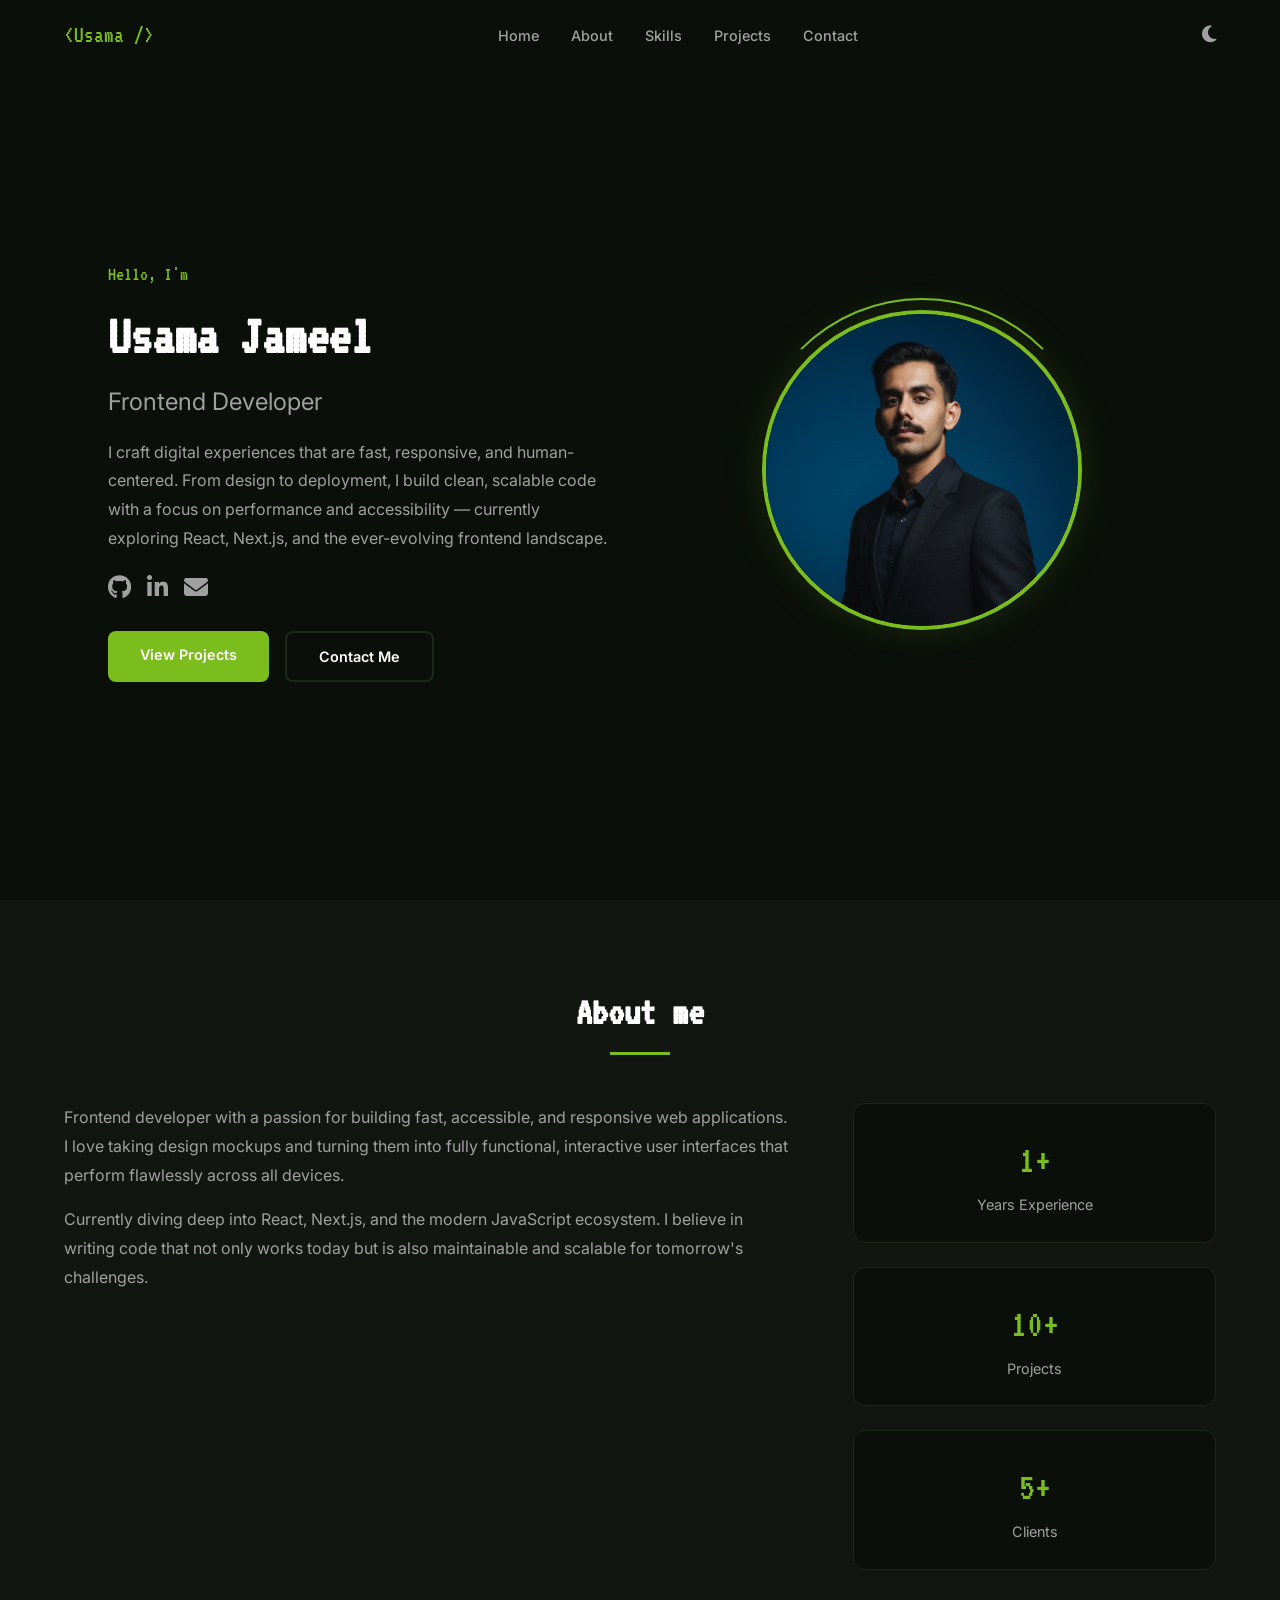
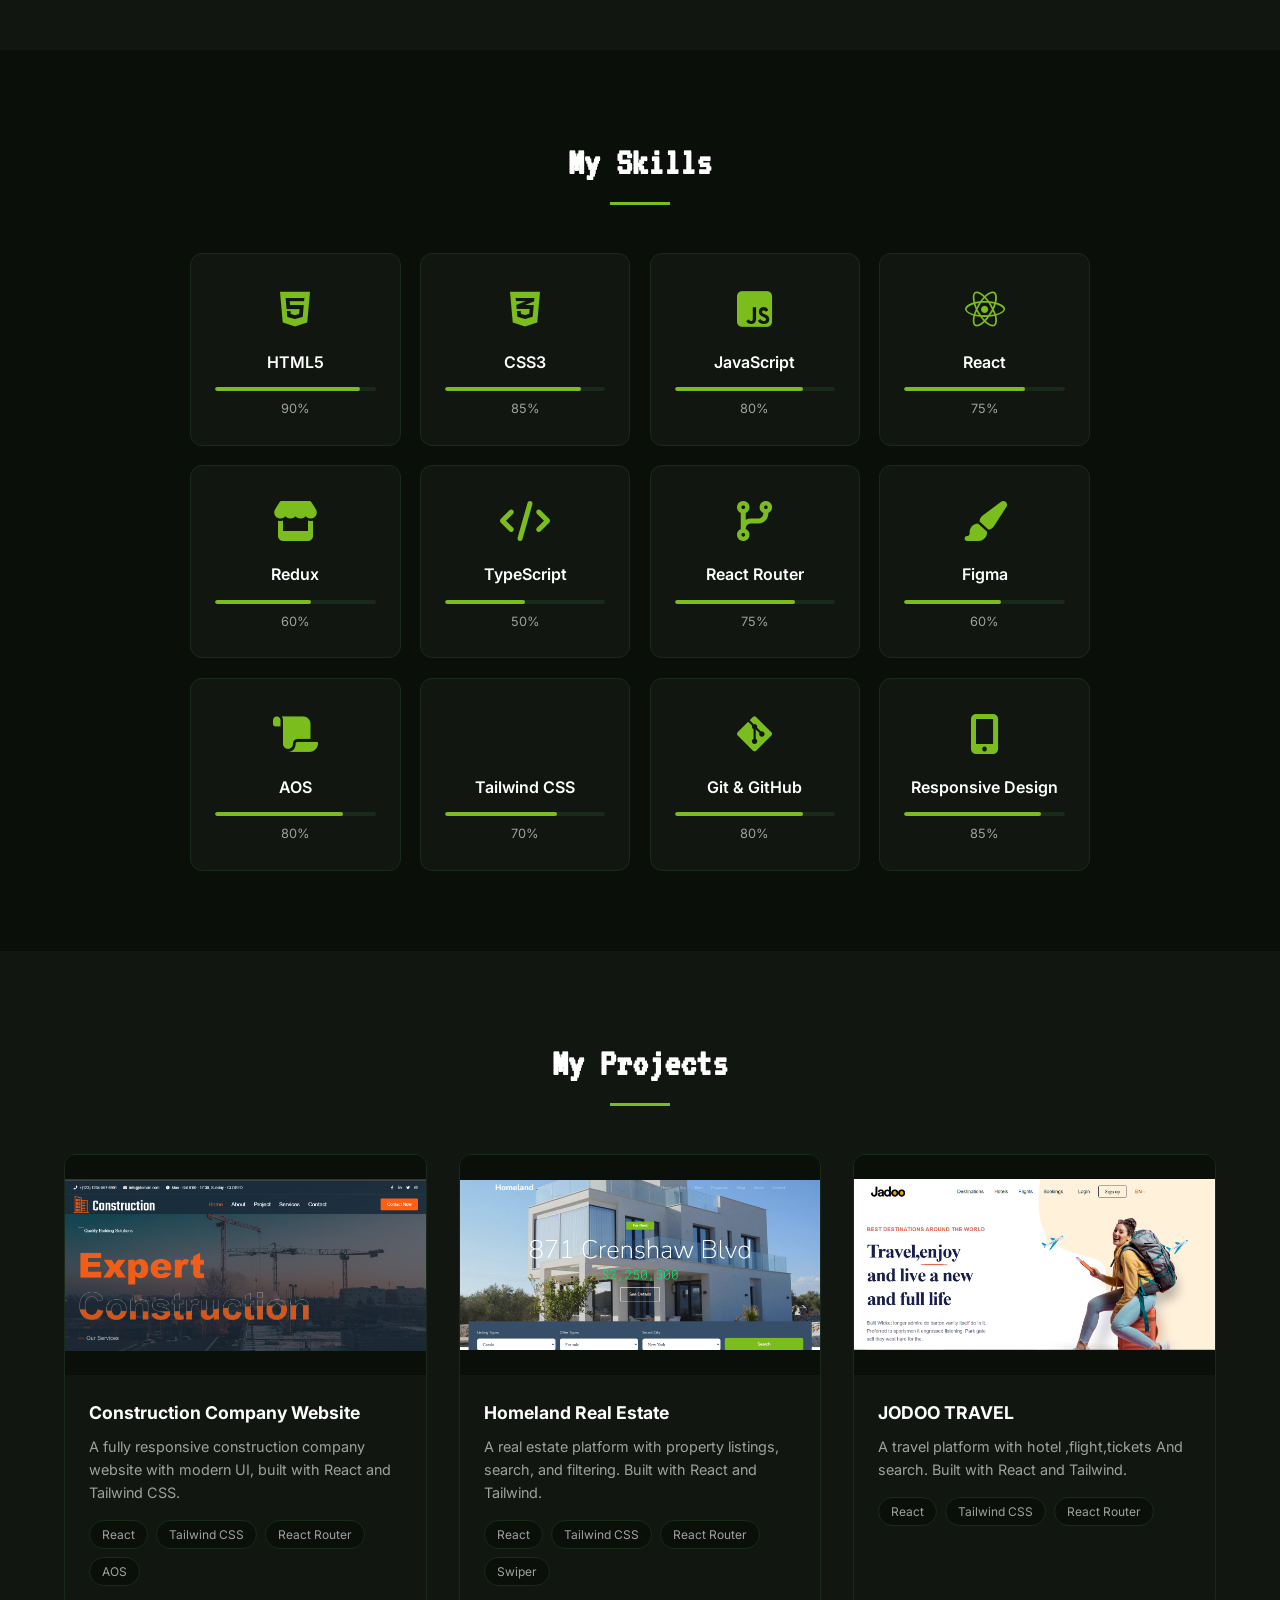
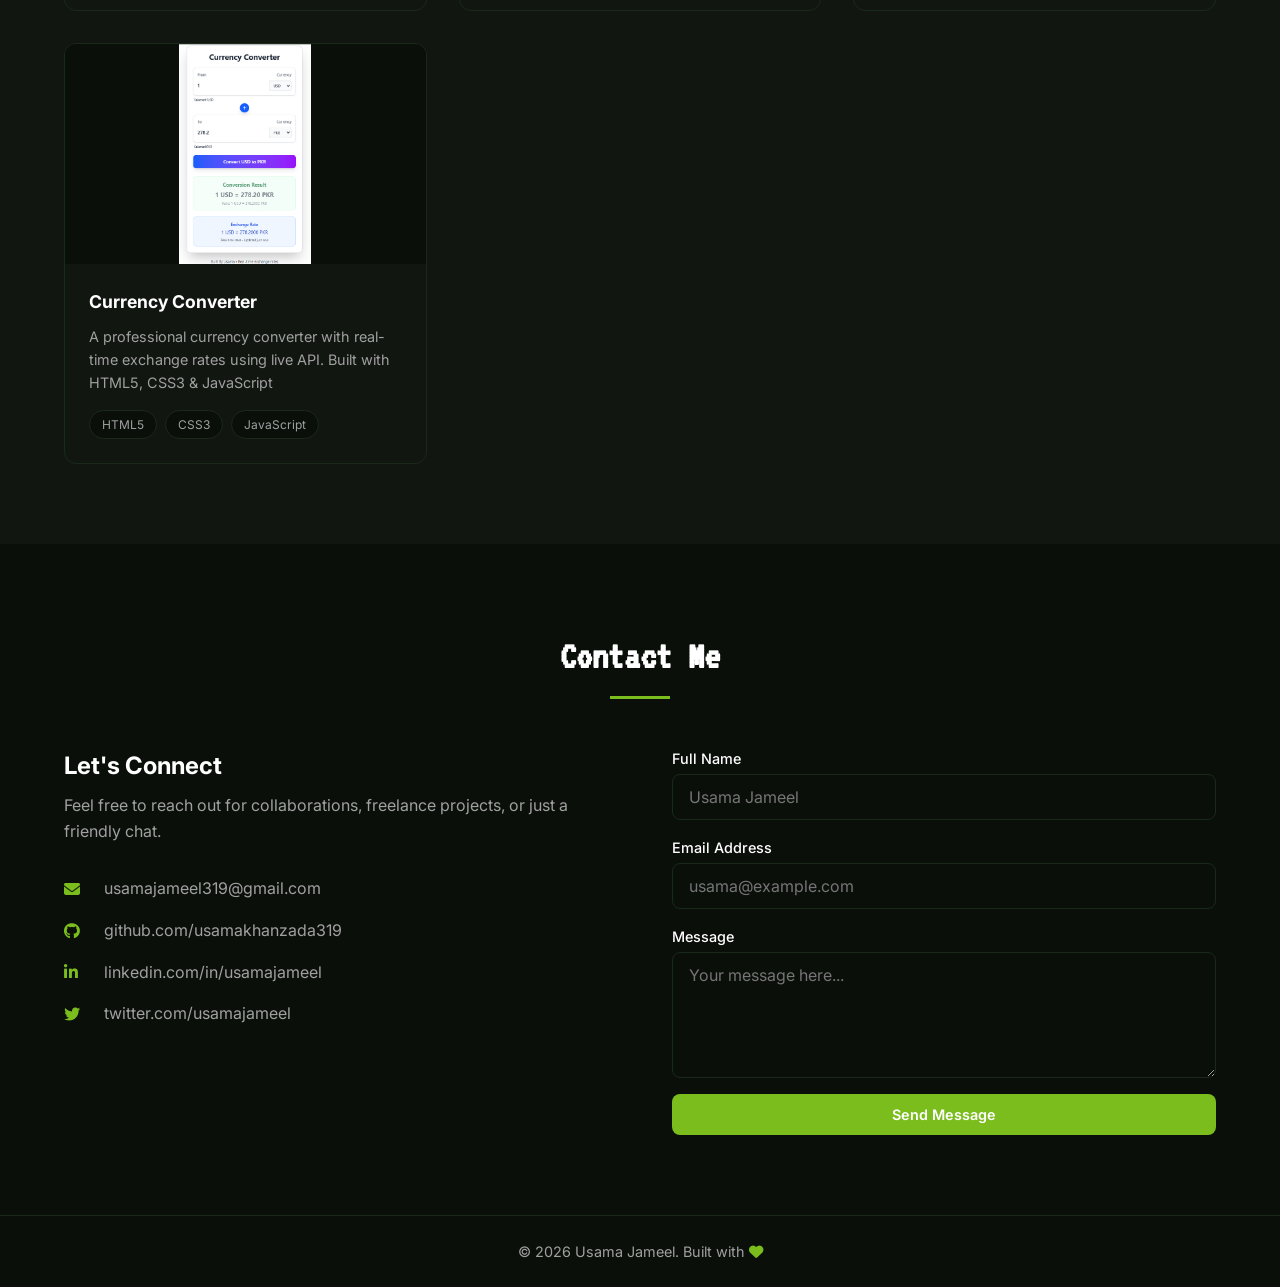
<file: web-L1-Portfolio/index.html>
<!doctype html>
<html lang="en">
  <head>
    <meta charset="UTF-8" />
    <meta name="viewport" content="width=device-width, initial-scale=1.0" />
    <!-- Google Fonts -->
    <link
      href="https://fonts.googleapis.com/css2?family=VT323&family=Inter:wght@300;400;500;600;700;800&display=swap"
      rel="stylesheet"
    />

    <!-- Font Awesome Icons -->
    <link
      rel="stylesheet"
      href="https://cdnjs.cloudflare.com/ajax/libs/font-awesome/6.5.0/css/all.min.css"
    />

    <!-- AOS Animation -->
    <link rel="stylesheet" href="https://unpkg.com/aos@2.3.1/dist/aos.css" />

    <link rel="stylesheet" href="style.css" />
    <title>Usama Jameel — Portfolio</title>
  </head>
  <body>
    <!-- Header -->

    <header id="header" class="header">
      <div class="container header-container">
        <a href="#home" class="logo">&lt;Usama /&gt;</a>

        <nav class="nav-links" id="navLinks">
          <a href="index.html">Home</a>
          <a href="about.html">About</a>
          <a href="skills.html">Skills</a>
          <a href="projects.html">Projects</a>
          <a href="contact.html">Contact</a>
        </nav>
        <div class="header-actions">
          <!-- Dark mode toggle -->
          <button class="theme-toggle" id="themeToggle">
            <i class="fas fa-moon"></i>
          </button>

          <!-- Mobile Menu toggle -->
          <button class="menu-toggle" id="menuToggle">
            <i class="fas fa-bars"></i>
          </button>
        </div>
      </div>
    </header>

    <!-- Hero Section -->

    <section class="hero" id="hero">
      <div class="container hero-container">
        <div class="hero-content" data-aos="fade-up" data-aos-delay="100">
          <p class="hero-badge">Hello, I'm</p>
          <h1 class="hero-name">Usama Jameel</h1>
          <p class="hero-role">Frontend Developer</p>
          <p class="hero-bio">
            I craft digital experiences that are fast, responsive, and
            human-centered. From design to deployment, I build clean, scalable
            code with a focus on performance and accessibility — currently
            exploring React, Next.js, and the ever-evolving frontend landscape.
          </p>

          <div class="hero-social">
            <a
              href="https://github.com/usamakhanzada319"
              target="_blank"
              aria-label="View GitHub Profile"
            >
              <i class="fab fa-github"></i>
            </a>

            <a
              href="https://www.linkedin.com/in/usama-jamil-b23a36202/"
              target="_blank"
              aria-label="View LinkedIn Profile"
            >
              <i class="fab fa-linkedin-in"></i>
            </a>

            <a
              href="https://mail.google.com/mail/?view=cm&fs=1&to=usamajameel319@gmail.com"
              aria-label="Send Email"
            >
              <i class="fas fa-envelope"></i>
            </a>
          </div>
          <!-- Hero section Button -->
          <div class="hero-buttons">
            <a href="#projects" class="btn btn-primary">View Projects</a>
            <a href="#contact" class="btn btn-secondary">Contact Me</a>
          </div>
        </div>
        <!-- Profile Images -->
        <div class="hero-image" data-aos="fade-up" data-aos-delay="200">
          <div class="profile-wrapper">
            <img
              src="Images/profile.png"
              alt="Usama Jameel"
              class="profile-img"
            />
            <div class="profile-ring"></div>
          </div>
        </div>
      </div>
    </section>

    <!-- About section -->
    <section class="about" id="about">
      <div class="container">
        <h2 class="section-title" data-aos="fade-up">About me</h2>
        <div class="about-content" data-aos="fade-up" data-aos-delay="100">
          <div class="about-text">
            <p>
              Frontend developer with a passion for building fast, accessible,
              and responsive web applications. I love taking design mockups and
              turning them into fully functional, interactive user interfaces
              that perform flawlessly across all devices.
            </p>
            <p>
              Currently diving deep into React, Next.js, and the modern
              JavaScript ecosystem. I believe in writing code that not only
              works today but is also maintainable and scalable for tomorrow's
              challenges.
            </p>
          </div>
          <div class="about-stats">
            <div class="stat">
              <span class="stat-number">1+</span>
              <span class="stat-label">Years Experience</span>
            </div>

            <div class="stat">
              <span class="stat-number">10+</span>
              <span class="stat-label">Projects</span>
            </div>

            <div class="stat">
              <span class="stat-number">5+</span>
              <span class="stat-label">Clients</span>
            </div>
          </div>
        </div>
      </div>
    </section>

    <!-- Skill section -->

    <section class="skills" id="skills">
      <div class="container">
        <h2 class="section-title" data-aos="fade-up">My Skills</h2>
        <div class="skills-grid page-skills">
          <!-- 1. HTML5 -->
          <div class="skill-card">
            <div class="skill-icon"><i class="fab fa-html5"></i></div>
            <h3 class="skill-name">HTML5</h3>
            <div class="skill-bar">
              <div class="skill-progress" style="width: 90%"></div>
            </div>
            <span class="skill-percent">90%</span>
          </div>

          <!-- 2. CSS3 -->
          <div class="skill-card">
            <div class="skill-icon"><i class="fab fa-css3-alt"></i></div>
            <h3 class="skill-name">CSS3</h3>
            <div class="skill-bar">
              <div class="skill-progress" style="width: 85%"></div>
            </div>
            <span class="skill-percent">85%</span>
          </div>

          <!-- 3. JavaScript -->
          <div class="skill-card">
            <div class="skill-icon"><i class="fab fa-js-square"></i></div>
            <h3 class="skill-name">JavaScript</h3>
            <div class="skill-bar">
              <div class="skill-progress" style="width: 80%"></div>
            </div>
            <span class="skill-percent">80%</span>
          </div>

          <!-- 4. React -->
          <div class="skill-card">
            <div class="skill-icon"><i class="fab fa-react"></i></div>
            <h3 class="skill-name">React</h3>
            <div class="skill-bar">
              <div class="skill-progress" style="width: 75%"></div>
            </div>
            <span class="skill-percent">75%</span>
          </div>

          <!-- 5. Redux -->
          <div class="skill-card">
            <div class="skill-icon"><i class="fas fa-store"></i></div>
            <h3 class="skill-name">Redux</h3>
            <div class="skill-bar">
              <div class="skill-progress" style="width: 60%"></div>
            </div>
            <span class="skill-percent">60%</span>
          </div>

          <!-- 6. TypeScript -->
          <div class="skill-card">
            <div class="skill-icon"><i class="fas fa-code"></i></div>
            <h3 class="skill-name">TypeScript</h3>
            <div class="skill-bar">
              <div class="skill-progress" style="width: 50%"></div>
            </div>
            <span class="skill-percent">50%</span>
          </div>

          <!-- 7. React Router -->
          <div class="skill-card">
            <div class="skill-icon"><i class="fas fa-code-branch"></i></div>
            <h3 class="skill-name">React Router</h3>
            <div class="skill-bar">
              <div class="skill-progress" style="width: 75%"></div>
            </div>
            <span class="skill-percent">75%</span>
          </div>

          <!-- 8. Figma -->
          <div class="skill-card">
            <div class="skill-icon"><i class="fas fa-paint-brush"></i></div>
            <h3 class="skill-name">Figma</h3>
            <div class="skill-bar">
              <div class="skill-progress" style="width: 60%"></div>
            </div>
            <span class="skill-percent">60%</span>
          </div>

          <!-- 9. AOS -->
          <div class="skill-card">
            <div class="skill-icon"><i class="fas fa-scroll"></i></div>
            <h3 class="skill-name">AOS</h3>
            <div class="skill-bar">
              <div class="skill-progress" style="width: 80%"></div>
            </div>
            <span class="skill-percent">80%</span>
          </div>

          <!-- 10. Tailwind CSS -->
          <div class="skill-card">
            <div class="skill-icon"><i class="fab fa-tailwind"></i></div>
            <h3 class="skill-name">Tailwind CSS</h3>
            <div class="skill-bar">
              <div class="skill-progress" style="width: 70%"></div>
            </div>
            <span class="skill-percent">70%</span>
          </div>

          <!-- 11. Git & GitHub -->
          <div class="skill-card">
            <div class="skill-icon"><i class="fab fa-git-alt"></i></div>
            <h3 class="skill-name">Git & GitHub</h3>
            <div class="skill-bar">
              <div class="skill-progress" style="width: 80%"></div>
            </div>
            <span class="skill-percent">80%</span>
          </div>

          <!-- 12. Responsive Design -->
          <div class="skill-card">
            <div class="skill-icon"><i class="fas fa-mobile-alt"></i></div>
            <h3 class="skill-name">Responsive Design</h3>
            <div class="skill-bar">
              <div class="skill-progress" style="width: 85%"></div>
            </div>
            <span class="skill-percent">85%</span>
          </div>
        </div>
      </div>
    </section>

    <!-- Project section -->

    <section class="projects" id="projects">
      <div class="container">
        <h2 class="section-title" data-aos="fade-up">My Projects</h2>
        <div class="projects-grid" data-aos="fade-up" data-aos-delay="100">
          <!-- 1st Project -->

          <div class="project-card">
            <!-- project image -->
            <div class="project-image">
              <img
                src="Images/construction.png"
                alt="Construction Company"
                loading="lazy"
              />
              <!-- vercel Link -->
              <div class="project-overlay">
                <a
                  href="https://construction-company-beta.vercel.app"
                  target="_blank"
                  class="project-link"
                >
                  <i class="fas fa-external-link-alt"></i>
                </a>
                <!-- Github Link -->

                <a
                  href="https://github.com/usamakhanzada319/construction-company"
                  target="_blank"
                  class="project-link"
                >
                  <i class="fab fa-github"></i>
                </a>
              </div>
            </div>
            <!-- project content -->

            <div class="project-content">
              <h3 class="project-title">Construction Company Website</h3>

              <p class="project-desc">
                A fully responsive construction company website with modern UI,
                built with React and Tailwind CSS.
              </p>

              <div class="project-tech">
                <span>React</span>
                <span>Tailwind CSS</span>
                <span>React Router</span>
                <span>AOS</span>
              </div>
            </div>
          </div>

          <!-- 2nd project -->

          <div class="project-card">
            <!-- project image -->
            <div class="project-image">
              <img
                src="Images/homeLand.png"
                alt="Homeland Real Estate"
                loading="lazy"
              />
              <!-- vercel Link -->
              <div class="project-overlay">
                <a
                  href="https://homeland-bay.vercel.app/"
                  target="_blank"
                  class="project-link"
                >
                  <i class="fas fa-external-link-alt"></i>
                </a>
                <!-- Github Link -->

                <a
                  href="https://github.com/usamakhanzada319/HomeLand"
                  target="_blank"
                  class="project-link"
                >
                  <i class="fab fa-github"></i>
                </a>
              </div>
            </div>
            <!-- project content -->

            <div class="project-content">
              <h3 class="project-title">Homeland Real Estate</h3>

              <p class="project-desc">
                A real estate platform with property listings, search, and
                filtering. Built with React and Tailwind.
              </p>

              <div class="project-tech">
                <span>React</span>
                <span>Tailwind CSS</span>
                <span>React Router</span>
                <span>Swiper</span>
              </div>
            </div>
          </div>

          <!-- 3rd project -->

          <div class="project-card">
            <!-- project image -->
            <div class="project-image">
              <img src="Images/jadoo.png" alt="JODOO TRAVEL" loading="lazy" />
              <!-- vercel Link -->
              <div class="project-overlay">
                <a
                  href="https://jadoo-travel-01.vercel.app/"
                  target="_blank"
                  class="project-link"
                >
                  <i class="fas fa-external-link-alt"></i>
                </a>
                <!-- Github Link -->

                <a
                  href="https://github.com/usamakhanzada319/jadoo-travel-01"
                  target="_blank"
                  class="project-link"
                >
                  <i class="fab fa-github"></i>
                </a>
              </div>
            </div>
            <!-- project content -->

            <div class="project-content">
              <h3 class="project-title">JODOO TRAVEL</h3>

              <p class="project-desc">
                A travel platform with hotel ,flight,tickets And search. Built
                with React and Tailwind.
              </p>

              <div class="project-tech">
                <span>React</span>
                <span>Tailwind CSS</span>
                <span>React Router</span>
              </div>
            </div>
          </div>

          <!--4th  Project -->
          <div class="project-card">
            <div class="project-image">
              <img
                src="Images/currency.png"
                alt="Landing Page"
                loading="lazy"
              />
              <div class="project-overlay">
                <a
                  href="https://currency-project-mlumaebeu-usama-jameels-projects-29c23117.vercel.app/"
                  target="_blank"
                  class="project-link"
                >
                  <i class="fas fa-external-link-alt"></i>
                </a>
                <a
                  href="https://github.com/usamakhanzada319/CurrencyProject"
                  target="_blank"
                  class="project-link"
                >
                  <i class="fab fa-github"></i>
                </a>
              </div>
            </div>
            <div class="project-content">
              <h3 class="project-title">Currency Converter</h3>
              <p class="project-desc">
                A professional currency converter with real-time exchange rates
                using live API. Built with HTML5, CSS3 &amp; JavaScript
              </p>
              <div class="project-tech">
                <span>HTML5</span>
                <span>CSS3</span>
                <span>JavaScript</span>
              </div>
            </div>
          </div>
        </div>
      </div>
    </section>

    <!-- Content section -->

    <section class="contact" id="contact">
      <div class="container">
        <h2 class="section-title" data-aos="fade-up">Contact Me</h2>

        <div class="contact-container" data-aos="fade-up" data-aos-delay="100">
          <div class="contact-info">
            <h3>Let's Connect</h3>
            <p>
              Feel free to reach out for collaborations, freelance projects, or
              just a friendly chat.
            </p>

            <div class="contact-social">
              <a href="mailto:usamajameel319@gmail.com" class="contact-item">
                <i class="fas fa-envelope"></i>
                <span>usamajameel319@gmail.com</span>
              </a>

              <a
                href="https://github.com/usamakhanzada319"
                target="_blank"
                class="contact-item"
              >
                <i class="fab fa-github"></i>
                <span>github.com/usamakhanzada319</span>
              </a>

              <a
                href="https://linkedin.com/in/usamajameel"
                target="_blank"
                class="contact-item"
              >
                <i class="fab fa-linkedin-in"></i>
                <span>linkedin.com/in/usamajameel</span>
              </a>

              <a
                href="https://twitter.com/usamajameel"
                target="_blank"
                class="contact-item"
              >
                <i class="fab fa-twitter"></i>
                <span>twitter.com/usamajameel</span>
              </a>
            </div>
          </div>
          <form id="contactForm" class="contact-form">
            <div class="form-group">
              <label for="name">Full Name</label>
              <input
                type="text"
                id="name"
                placeholder="Usama Jameel"
                required
              />
            </div>

            <div class="form-group">
              <label for="email">Email Address</label>
              <input
                type="email"
                id="email"
                placeholder="usama@example.com"
                required
              />
            </div>

            <div class="form-group">
              <label for="message">Message</label>
              <textarea
                id="message"
                rows="5"
                placeholder="Your message here..."
                required
              ></textarea>
            </div>
            <button type="submit" class="btn btn-primary">Send Message</button>
          </form>
        </div>
      </div>
    </section>

    <!-- Footer -->

    <footer class="footer">
      <div class="container">
        <p>
          &copy; <span id="year"></span> Usama Jameel. Built with
          <i class="fas fa-heart" style="color: #7cbd1e"></i>
        </p>
      </div>
    </footer>

    <!-- Script -->

    <script src="https://unpkg.com/aos@2.3.1/dist/aos.js"></script>
    <script src="script.js"></script>
  </body>
</html>
</file>
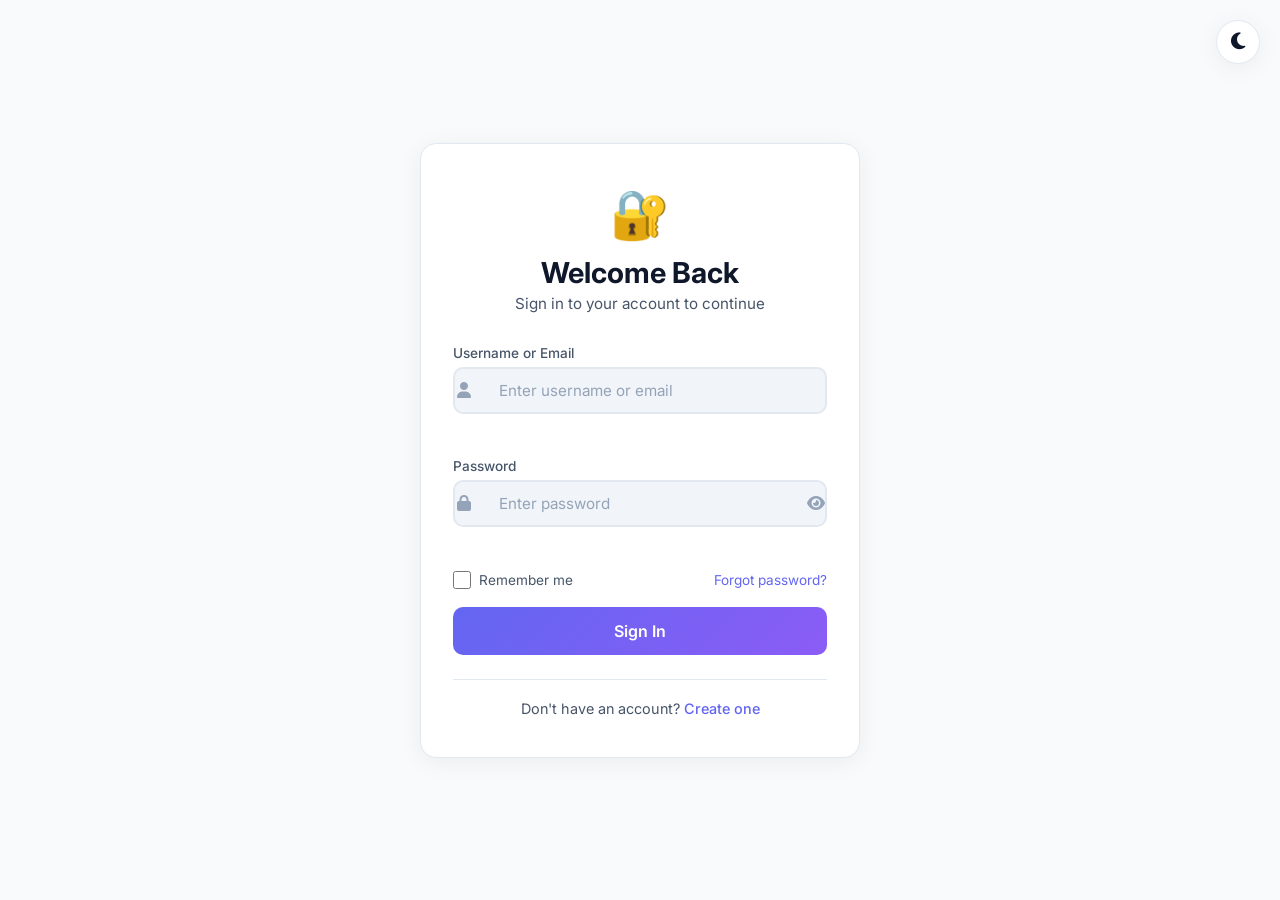
<file: web-L2-auth-system/index.html>
<!doctype html>
<html lang="en" data-theme="light">
  <head>
    <meta charset="UTF-8" />
    <meta name="viewport" content="width=device-width, initial-scale=1.0" />
    <title>Login - Auth System</title>

    <!-- Google Fonts -->
    <link
      href="https://fonts.googleapis.com/css2?family=Inter:wght@300;400;500;600;700;800&display=swap"
      rel="stylesheet"
    />

    <!-- Font Awesome Icons -->
    <link
      rel="stylesheet"
      href="https://cdnjs.cloudflare.com/ajax/libs/font-awesome/6.5.0/css/all.min.css"
    />

    <link rel="stylesheet" href="style.css" />
  </head>
  <body>
    <div class="container">
      <!-- Theme Toggle -->
      <button id="themeToggle" class="theme-toggle" aria-label="Toggle theme">
        <i class="fas fa-moon"></i>
      </button>

      <div class="auth-card">
        <!-- Header -->
        <div class="auth-header">
          <div class="logo">🔐</div>
          <h1>Welcome Back</h1>
          <p>Sign in to your account to continue</p>
        </div>

        <!-- Login Form -->
        <form id="loginForm" class="auth-form" autocomplete="off">
          <!-- Username/Email -->
          <div class="form-group">
            <label for="loginIdentifier">Username or Email</label>
            <div class="input-wrapper">
              <i class="fas fa-user"></i>
              <input
                type="text"
                id="loginIdentifier"
                placeholder="Enter username or email"
                required
              />
            </div>
            <span class="error-text" id="loginIdentifierError"></span>
          </div>

          <!-- Password -->
          <div class="form-group">
            <label for="loginPassword">Password</label>
            <div class="input-wrapper">
              <i class="fas fa-lock"></i>
              <input
                type="password"
                id="loginPassword"
                placeholder="Enter password"
                required
              />
              <button
                type="button"
                class="toggle-password"
                onclick="togglePassword('loginPassword')"
                aria-label="Toggle password visibility"
              >
                <i class="fas fa-eye" id="toggleIcon"></i>
              </button>
            </div>
            <span class="error-text" id="loginPasswordError"></span>
          </div>

          <!-- Remember Me -->
          <div class="form-options">
            <label class="checkbox-label">
              <input type="checkbox" id="rememberMe" />
              <span>Remember me</span>
            </label>
            <a href="#" class="forgot-link">Forgot password?</a>
          </div>

          <!-- Error Message -->
          <div id="loginError" class="auth-error hidden">
            <i class="fas fa-exclamation-circle"></i>
            <span id="loginErrorMessage">Invalid credentials</span>
          </div>

          <!-- Submit Button -->
          <button type="submit" class="btn btn-primary" id="loginBtn">
            <span id="loginBtnText">Sign In</span>
            <span id="loginBtnLoader" class="loader hidden"></span>
          </button>
        </form>

        <!-- Register Link -->
        <div class="auth-footer">
          <p>Don't have an account? <a href="register.html">Create one</a></p>
        </div>
      </div>
    </div>

    <!-- Toast Notification -->
    <div id="toast" class="toast hidden">
      <i class="fas fa-check-circle" id="toastIcon"></i>
      <span id="toastMessage">Success!</span>
    </div>

    <script src="app.js"></script>
  </body>
</html>
</file>
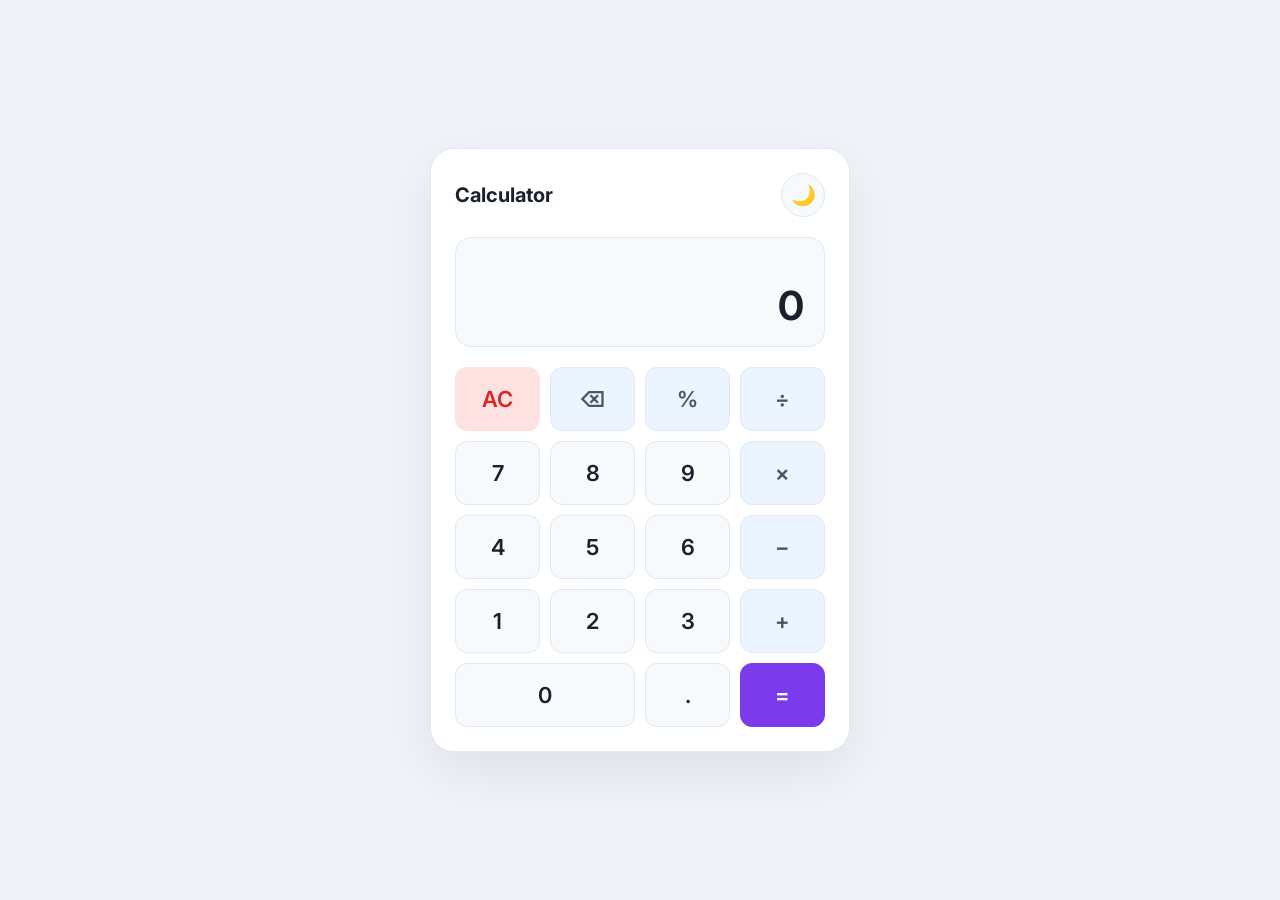
<file: web-L2-Calculator/index.html>
<!doctype html>
<html lang="en" class="light">
  <head>
    <meta charset="UTF-8" />
    <meta name="viewport" content="width=device-width, initial-scale=1.0" />
    <title>Calculator</title>
    <link
      href="https://fonts.googleapis.com/css2?family=Inter:wght@300;400;500;600;700;800&display=swap"
      rel="stylesheet"
    />
    <link rel="stylesheet" href="./style.css" />
  </head>
  <body>
    <div class="container">
      <div class="calculator">
        <!-- Header: Title + Theme Toggle -->
        <div class="calculator-header">
          <h1>Calculator</h1>
          <button
            class="theme-toggle"
            id="themeToggle"
            aria-label="Toggle Theme"
          >
            <span class="icon">🌙</span>
          </button>
        </div>

        <!-- Display -->
        <div class="display">
          <div class="display-expression" id="expression"></div>
          <div class="display-result" id="result">0</div>
        </div>

        <!-- Buttons -->
        <div class="buttons">
          <button class="btn btn-clear" data-value="clear">AC</button>
          <button class="btn btn-operator" data-value="backspace">⌫</button>
          <button class="btn btn-operator" data-value="%">%</button>
          <button class="btn btn-operator" data-value="/">÷</button>

          <button class="btn btn-number" data-value="7">7</button>
          <button class="btn btn-number" data-value="8">8</button>
          <button class="btn btn-number" data-value="9">9</button>
          <button class="btn btn-operator" data-value="*">×</button>

          <button class="btn btn-number" data-value="4">4</button>
          <button class="btn btn-number" data-value="5">5</button>
          <button class="btn btn-number" data-value="6">6</button>
          <button class="btn btn-operator" data-value="-">−</button>

          <button class="btn btn-number" data-value="1">1</button>
          <button class="btn btn-number" data-value="2">2</button>
          <button class="btn btn-number" data-value="3">3</button>
          <button class="btn btn-operator" data-value="+">+</button>

          <button class="btn btn-number btn-zero" data-value="0">0</button>
          <button class="btn btn-number" data-value=".">.</button>
          <button class="btn btn-equals" data-value="=">=</button>
        </div>
      </div>
    </div>

    <script src="./app.js"></script>
  </body>
</html>
</file>
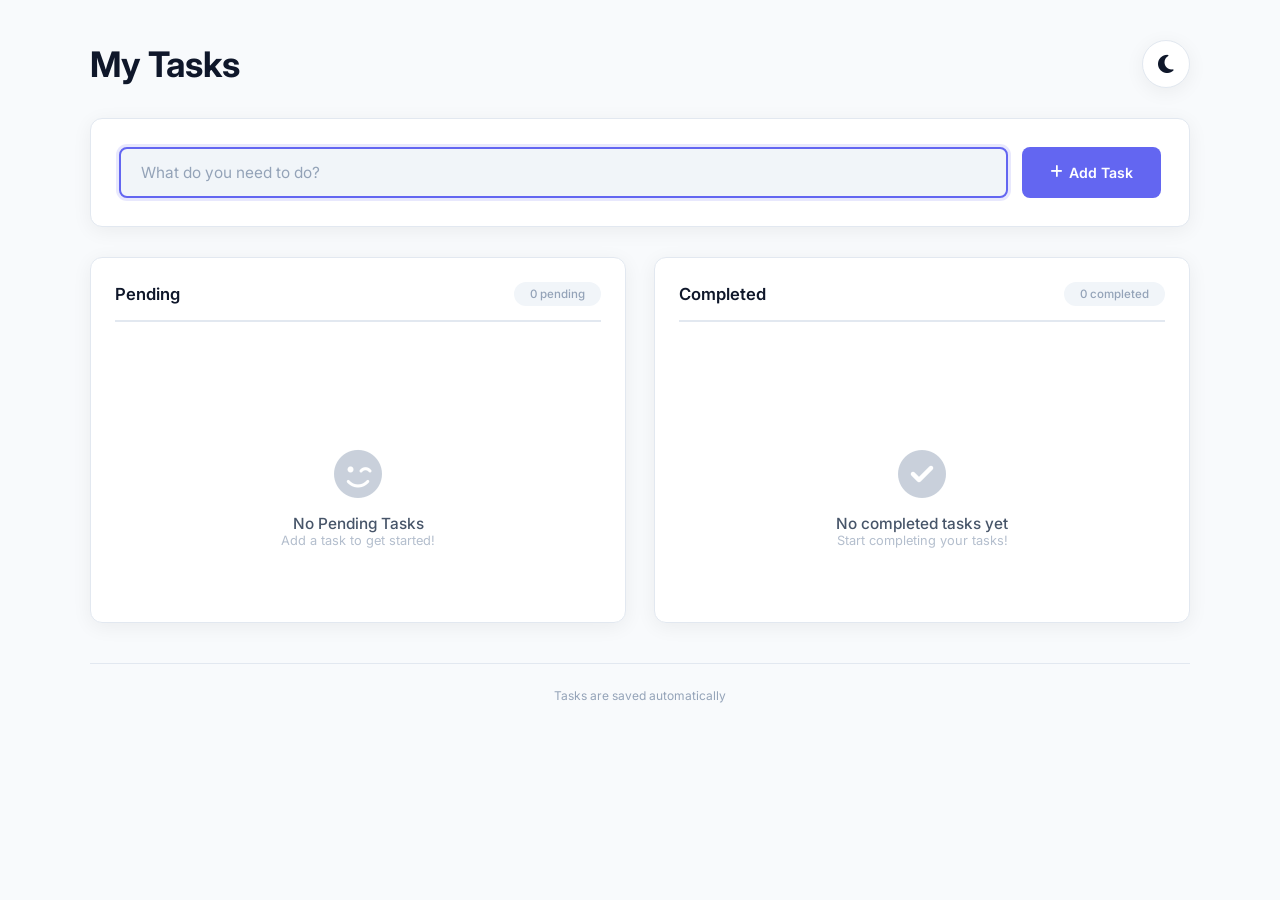
<file: web-L2-todo-app/index.html>
<!doctype html>
<html lang="en" data-theme="light">
  <head>
    <meta charset="UTF-8" />
    <meta name="viewport" content="width=device-width, initial-scale=1.0" />
    <title>To-Do App</title>

    <!-- Google Fonts -->
    <link
      href="https://fonts.googleapis.com/css2?family=Inter:wght@300;400;500;600;700&display=swap"
      rel="stylesheet"
    />

    <!-- Font Awesome Icons -->
    <link
      rel="stylesheet"
      href="https://cdnjs.cloudflare.com/ajax/libs/font-awesome/6.5.0/css/all.min.css"
    />

    <link rel="stylesheet" href="style.css" />
  </head>
  <body>
    <div class="app-container">
      <!-- Header -->
      <header class="app-header">
        <h1>My Tasks</h1>
        <button
          id="themeToggle"
          class="theme-toggle"
          aria-label="Toggle dark mode"
        >
          <i class="fas fa-moon"></i>
        </button>
      </header>

      <!-- Add Task Section -->
      <section class="add-task">
        <div class="input-group">
          <input
            type="text"
            id="taskInput"
            placeholder="What do you need to do?"
            maxlength="100"
            autofocus
          />
          <button id="addBtn" class="btn btn-primary">
            <i class="fas fa-plus"></i> Add Task
          </button>
        </div>
      </section>

      <!-- Tasks Container -->
      <div class="tasks-container">
        <!-- Pending Tasks -->
        <section class="task-section">
          <div class="section-header">
            <h2>Pending</h2>
            <span id="pendingCount" class="task-count">0 pending</span>
          </div>
          <ul id="pendingList" class="task-list">
            <!-- Tasks will be rendered here -->
          </ul>
          <div id="pendingEmpty" class="empty-state">
            <i class="fas fa-smile-wink"></i>
            <p>No Pending Tasks</p>
            <span>Add a task to get started!</span>
          </div>
        </section>

        <!-- Completed Tasks -->
        <section class="task-section">
          <div class="section-header">
            <h2>Completed</h2>
            <span id="completedCount" class="task-count">0 completed</span>
          </div>
          <ul id="completedList" class="task-list">
            <!-- Tasks will be rendered here -->
          </ul>
          <div id="completedEmpty" class="empty-state">
            <i class="fas fa-check-circle"></i>
            <p>No completed tasks yet</p>
            <span>Start completing your tasks!</span>
          </div>
        </section>
      </div>

      <!-- Footer -->
      <footer class="app-footer">
        <p>Tasks are saved automatically</p>
      </footer>
    </div>

    <script src="app.js"></script>
  </body>
</html>
</file>
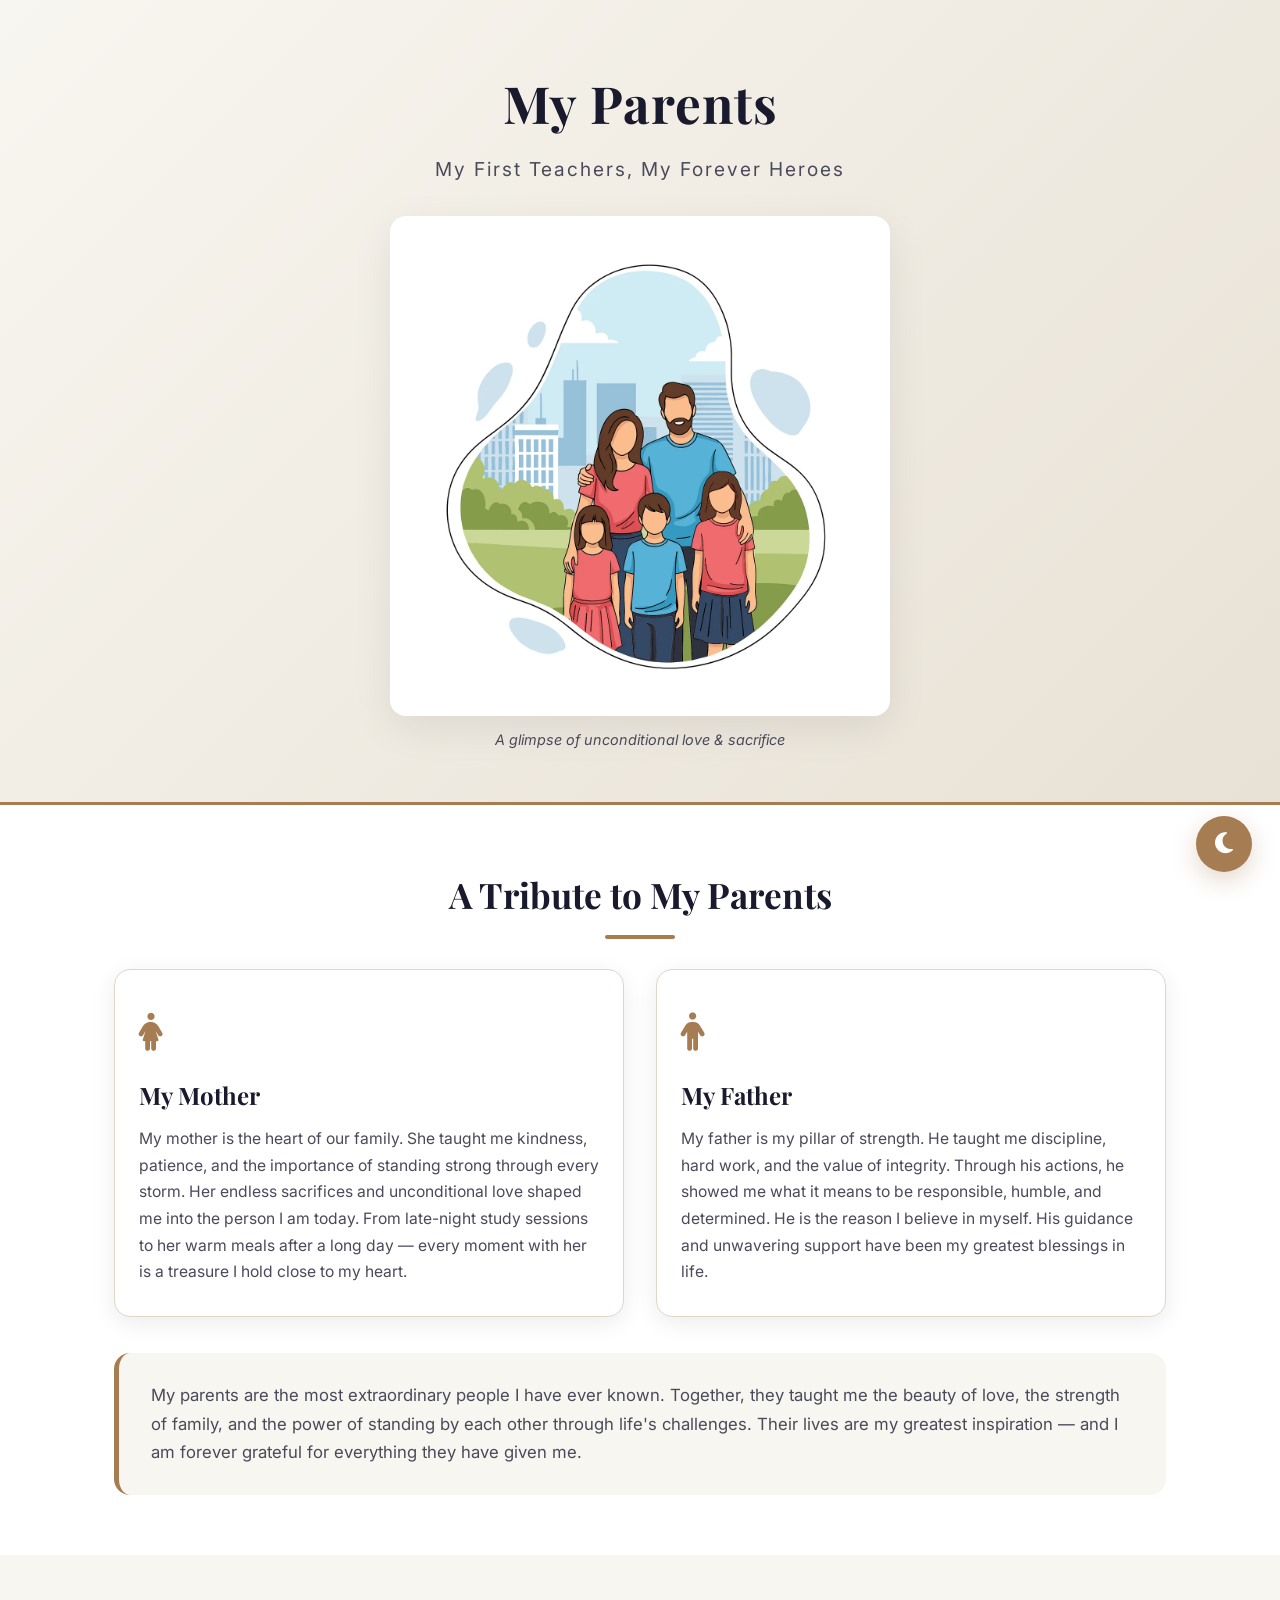
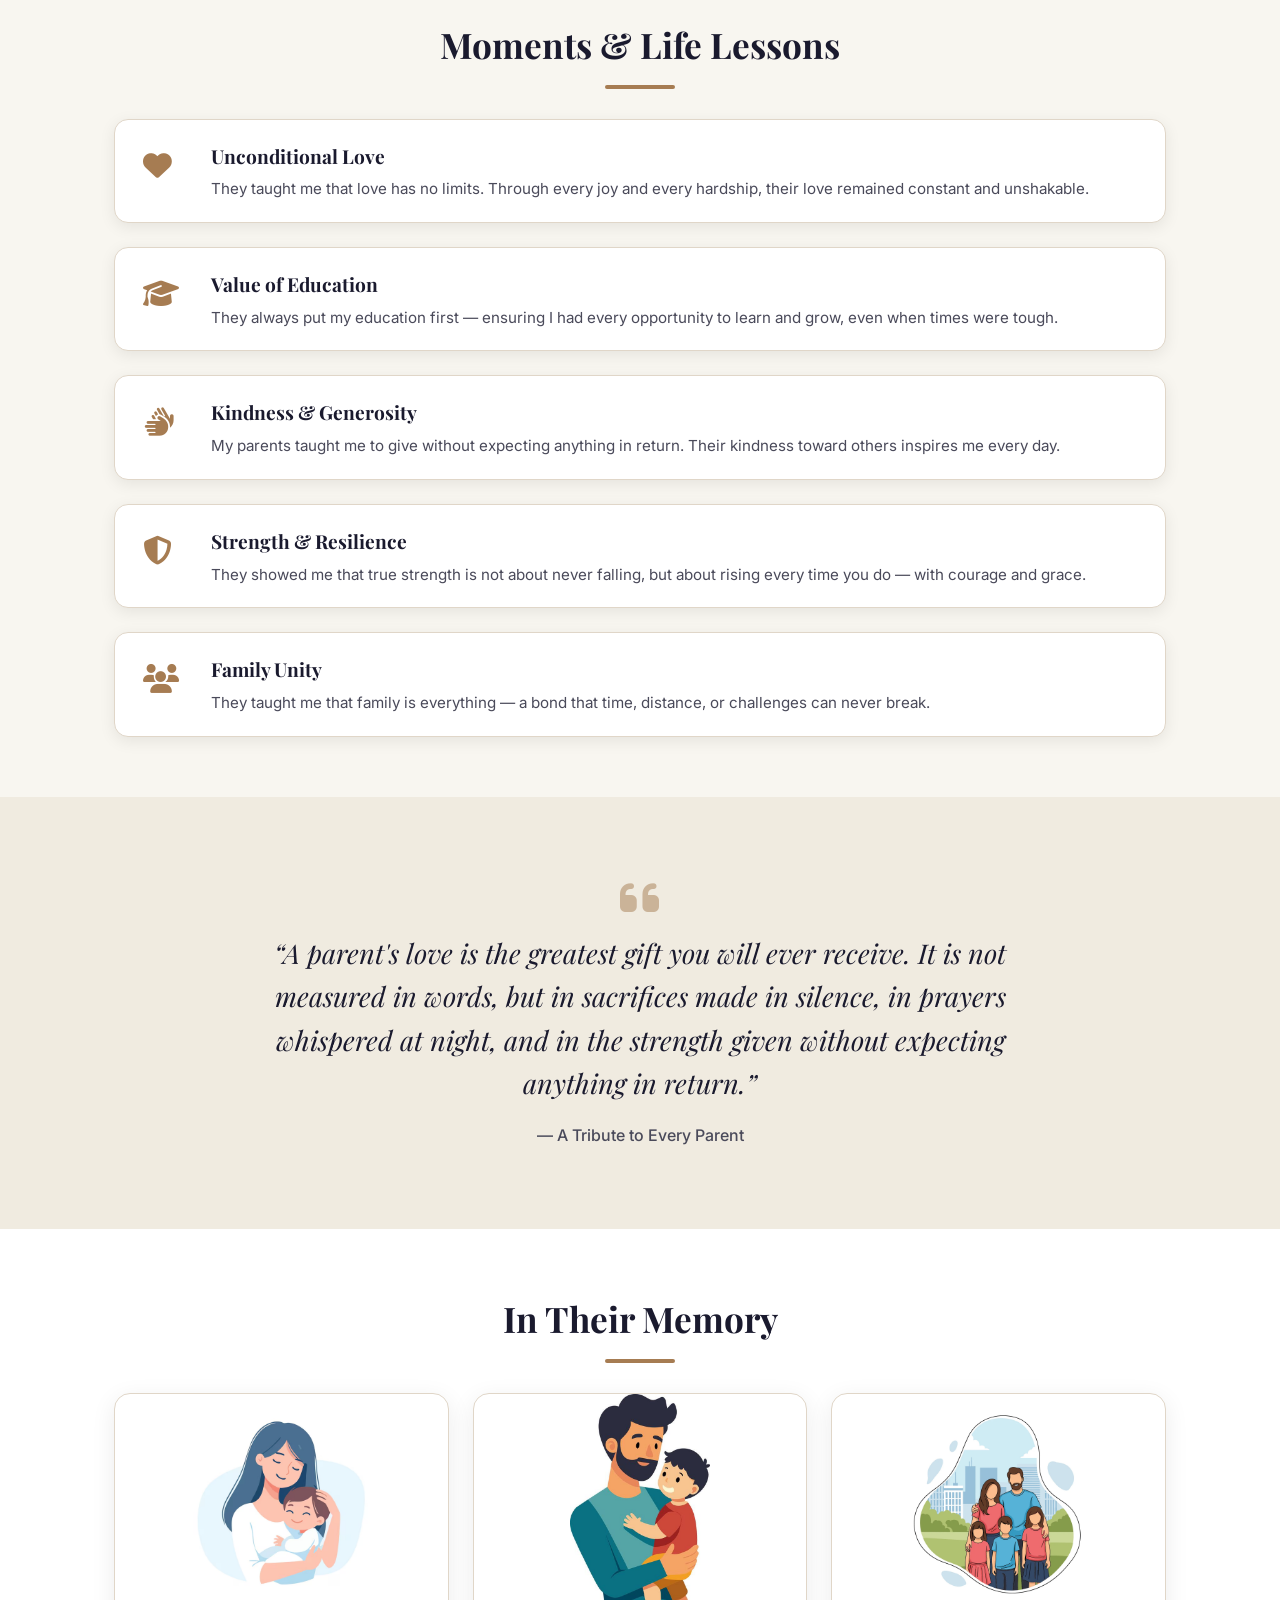
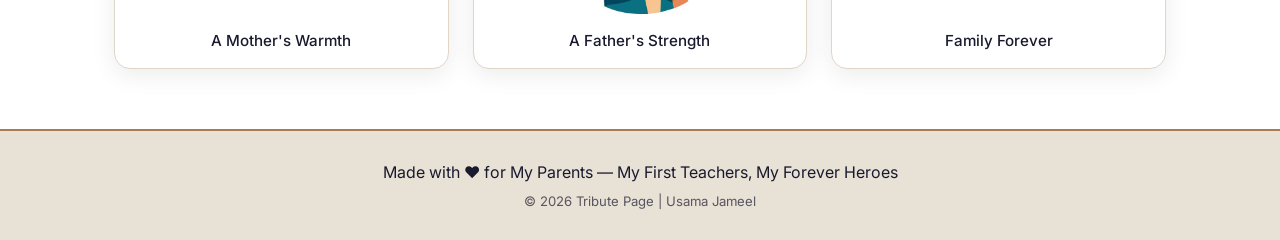
<file: web-L2-tributePage/index.html>
<!doctype html>
<html lang="en" data-theme="light">
  <head>
    <meta charset="UTF-8" />
    <meta name="viewport" content="width=device-width, initial-scale=1.0" />
    <title>Tribute to My Parents</title>

    <!-- Google Fonts (2 font styles) -->
    <link
      href="https://fonts.googleapis.com/css2?family=Playfair+Display:ital,wght@0,400;0,700;1,700&family=Inter:wght@300;400;500;600;700&display=swap"
      rel="stylesheet"
    />

    <!-- Font Awesome for icons -->
    <link
      rel="stylesheet"
      href="https://cdnjs.cloudflare.com/ajax/libs/font-awesome/6.5.0/css/all.min.css"
    />

    <link rel="stylesheet" href="style.css" />
  </head>
  <body>
    <!-- HERO-->

    <section id="home" class="hero">
      <div class="container">
        <h1 class="hero-title">My Parents</h1>
        <p class="hero-tagline">My First Teachers, My Forever Heroes</p>

        <figure class="hero-figure">
          <img
            src="Images/family.png"
            alt="Parents with children"
            class="hero-img"
          />
          <figcaption>
            A glimpse of unconditional love &amp; sacrifice
          </figcaption>
        </figure>
      </div>
    </section>

    <!--BIOGRAPHY-->
    <section id="biography" class="bio">
      <div class="container">
        <h2 class="section-title">A Tribute to My Parents</h2>

        <div class="bio-grid">
          <!-- Mother -->
          <div class="bio-card">
            <div class="bio-card-icon">
              <i class="fas fa-female"></i>
            </div>
            <h3>My Mother</h3>
            <p>
              My mother is the heart of our family. She taught me kindness,
              patience, and the importance of standing strong through every
              storm. Her endless sacrifices and unconditional love shaped me
              into the person I am today. From late-night study sessions to her
              warm meals after a long day — every moment with her is a treasure
              I hold close to my heart.
            </p>
          </div>

          <!-- Father -->
          <div class="bio-card">
            <div class="bio-card-icon">
              <i class="fas fa-male"></i>
            </div>
            <h3>My Father</h3>
            <p>
              My father is my pillar of strength. He taught me discipline, hard
              work, and the value of integrity. Through his actions, he showed
              me what it means to be responsible, humble, and determined. He is
              the reason I believe in myself. His guidance and unwavering
              support have been my greatest blessings in life.
            </p>
          </div>
        </div>

        <div class="bio-paragraph">
          <p>
            My parents are the most extraordinary people I have ever known.
            Together, they taught me the beauty of love, the strength of family,
            and the power of standing by each other through life's challenges.
            Their lives are my greatest inspiration — and I am forever grateful
            for everything they have given me.
          </p>
        </div>
      </div>
    </section>

    <!--TIMELINE / ACHIEVEMENTS -->
    <section id="achievements" class="achievements">
      <div class="container">
        <h2 class="section-title">Moments &amp; Life Lessons</h2>

        <div class="timeline">
          <!-- Item 1 -->
          <div class="timeline-item">
            <div class="timeline-icon">
              <i class="fas fa-heart"></i>
            </div>
            <div class="timeline-content">
              <h3>Unconditional Love</h3>
              <p>
                They taught me that love has no limits. Through every joy and
                every hardship, their love remained constant and unshakable.
              </p>
            </div>
          </div>

          <!-- Item 2 -->
          <div class="timeline-item">
            <div class="timeline-icon">
              <i class="fas fa-graduation-cap"></i>
            </div>
            <div class="timeline-content">
              <h3>Value of Education</h3>
              <p>
                They always put my education first — ensuring I had every
                opportunity to learn and grow, even when times were tough.
              </p>
            </div>
          </div>

          <!-- Item 3 -->
          <div class="timeline-item">
            <div class="timeline-icon">
              <i class="fas fa-hands"></i>
            </div>
            <div class="timeline-content">
              <h3>Kindness &amp; Generosity</h3>
              <p>
                My parents taught me to give without expecting anything in
                return. Their kindness toward others inspires me every day.
              </p>
            </div>
          </div>

          <!-- Item 4 -->
          <div class="timeline-item">
            <div class="timeline-icon">
              <i class="fas fa-shield-alt"></i>
            </div>
            <div class="timeline-content">
              <h3>Strength &amp; Resilience</h3>
              <p>
                They showed me that true strength is not about never falling,
                but about rising every time you do — with courage and grace.
              </p>
            </div>
          </div>

          <!-- Item 5 -->
          <div class="timeline-item">
            <div class="timeline-icon">
              <i class="fas fa-users"></i>
            </div>
            <div class="timeline-content">
              <h3>Family Unity</h3>
              <p>
                They taught me that family is everything — a bond that time,
                distance, or challenges can never break.
              </p>
            </div>
          </div>
        </div>
      </div>
    </section>

    <!-- QUOTE BLOCK-->
    <section id="quote" class="quote-section">
      <div class="container">
        <blockquote class="quote-block">
          <i class="fas fa-quote-left quote-icon"></i>
          <p>
            “A parent's love is the greatest gift you will ever receive. It is
            not measured in words, but in sacrifices made in silence, in prayers
            whispered at night, and in the strength given without expecting
            anything in return.”
          </p>
          <footer>— A Tribute to Every Parent</footer>
        </blockquote>
      </div>
    </section>

    <!-- SECTION 5: GALLERY               -->
    <section id="gallery" class="gallery">
      <div class="container">
        <h2 class="section-title">In Their Memory</h2>

        <div class="gallery-grid">
          <div class="gallery-card">
            <img src="Images/mother.avif" alt="Mother and child" />
            <p>A Mother's Warmth</p>
          </div>

          <div class="gallery-card">
            <img
              src="Images/father.jpg"
              alt="Father and child"
              style="object-position: 50% 10%"
            />
            <p>A Father's Strength</p>
          </div>

          <div class="gallery-card">
            <img src="Images/family.png" alt="Family together" />
            <p>Family Forever</p>
          </div>
        </div>
      </div>
    </section>

    <!-- FOOTER -->
    <footer class="footer">
      <div class="container">
        <p>
          Made with ❤️ for My Parents &mdash; My First Teachers, My Forever
          Heroes
        </p>
        <p class="footer-small">&copy; 2026 Tribute Page | Usama Jameel</p>
      </div>
    </footer>

    <!-- DARK MODE TOGGLE -->
    <button
      id="darkModeToggle"
      class="dark-toggle"
      aria-label="Toggle dark mode"
    >
      <i class="fas fa-moon"></i>
    </button>

    <script src="app.js"></script>
  </body>
</html>
</file>
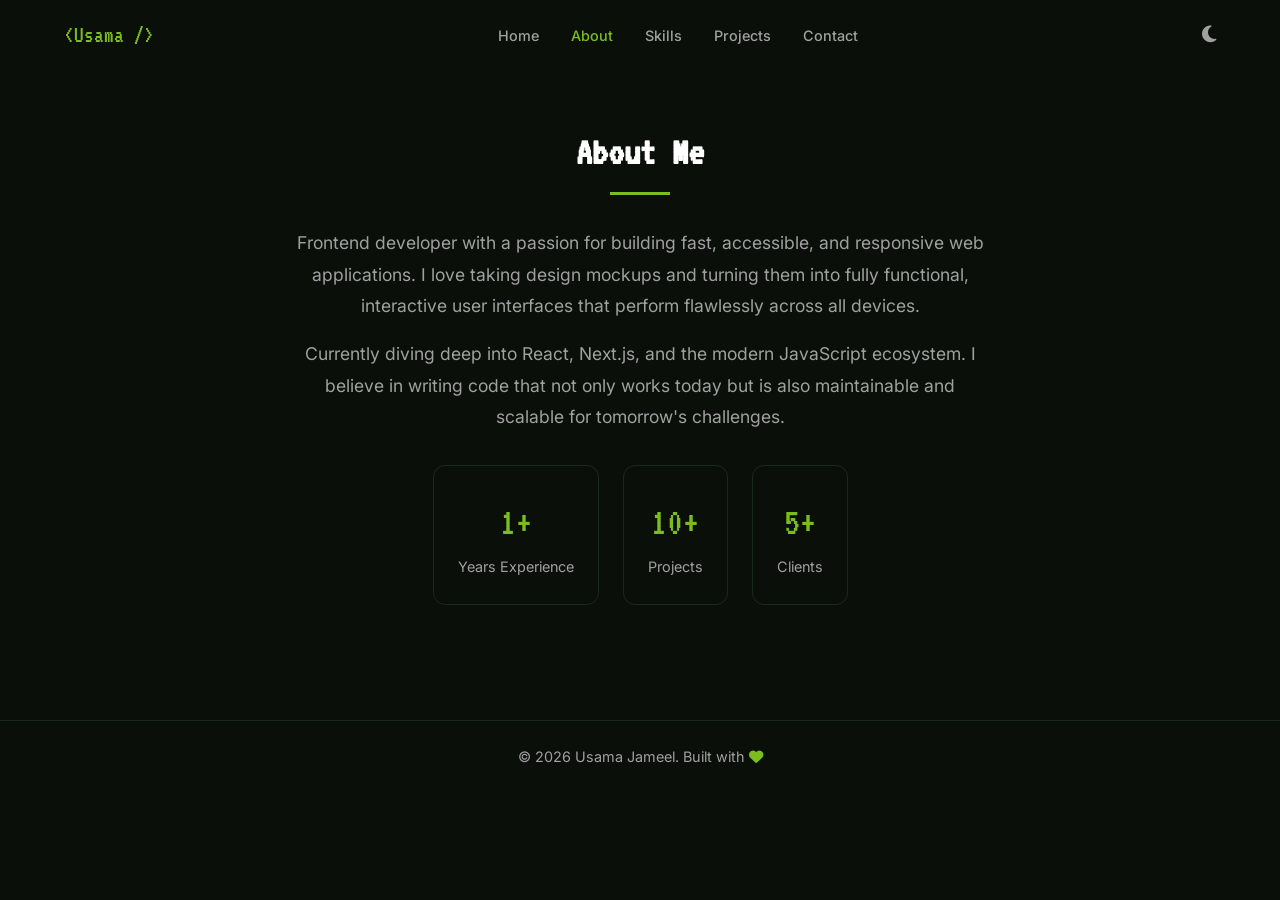
<file: web-L1-Portfolio/about.html>
<!doctype html>
<html lang="en">
  <head>
    <meta charset="UTF-8" />
    <meta name="viewport" content="width=device-width, initial-scale=1.0" />
    <title>About — Usama Jameel</title>
    <link
      href="https://fonts.googleapis.com/css2?family=VT323&family=Inter:wght@300;400;500;600;700;800&display=swap"
      rel="stylesheet"
    />
    <link
      rel="stylesheet"
      href="https://cdnjs.cloudflare.com/ajax/libs/font-awesome/6.5.0/css/all.min.css"
    />
    <link rel="stylesheet" href="style.css" />
  </head>
  <body>
    <header class="header">
      <div class="container header-container">
        <a href="index.html" class="logo">&lt;Usama /&gt;</a>
        <nav class="nav-links" id="navLinks">
          <a href="index.html">Home</a>
          <a href="about.html" class="active">About</a>
          <a href="skills.html">Skills</a>
          <a href="projects.html">Projects</a>
          <a href="contact.html">Contact</a>
        </nav>
        <div class="header-actions">
          <button class="theme-toggle" id="themeToggle">
            <i class="fas fa-moon"></i>
          </button>
          <button class="menu-toggle" id="menuToggle">
            <i class="fas fa-bars"></i>
          </button>
        </div>
      </div>
    </header>

    <section class="page-section">
      <div class="container">
        <h1 class="page-title">About Me</h1>
        <div class="page-content">
          <p>
            Frontend developer with a passion for building fast, accessible, and
            responsive web applications. I love taking design mockups and
            turning them into fully functional, interactive user interfaces that
            perform flawlessly across all devices.
          </p>
          <p>
            Currently diving deep into React, Next.js, and the modern JavaScript
            ecosystem. I believe in writing code that not only works today but
            is also maintainable and scalable for tomorrow's challenges.
          </p>
          <div class="about-stats page-stats">
            <div class="stat">
              <span class="stat-number">1+</span
              ><span class="stat-label">Years Experience</span>
            </div>
            <div class="stat">
              <span class="stat-number">10+</span
              ><span class="stat-label">Projects</span>
            </div>
            <div class="stat">
              <span class="stat-number">5+</span
              ><span class="stat-label">Clients</span>
            </div>
          </div>
        </div>
      </div>
    </section>

    <footer class="footer">
      <div class="container">
        <p>
          &copy; <span id="year"></span> Usama Jameel. Built with
          <i class="fas fa-heart" style="color: #7cbd1e"></i>
        </p>
      </div>
    </footer>

    <script src="https://unpkg.com/aos@2.3.1/dist/aos.js"></script>
    <script src="script.js"></script>
  </body>
</html>
</file>
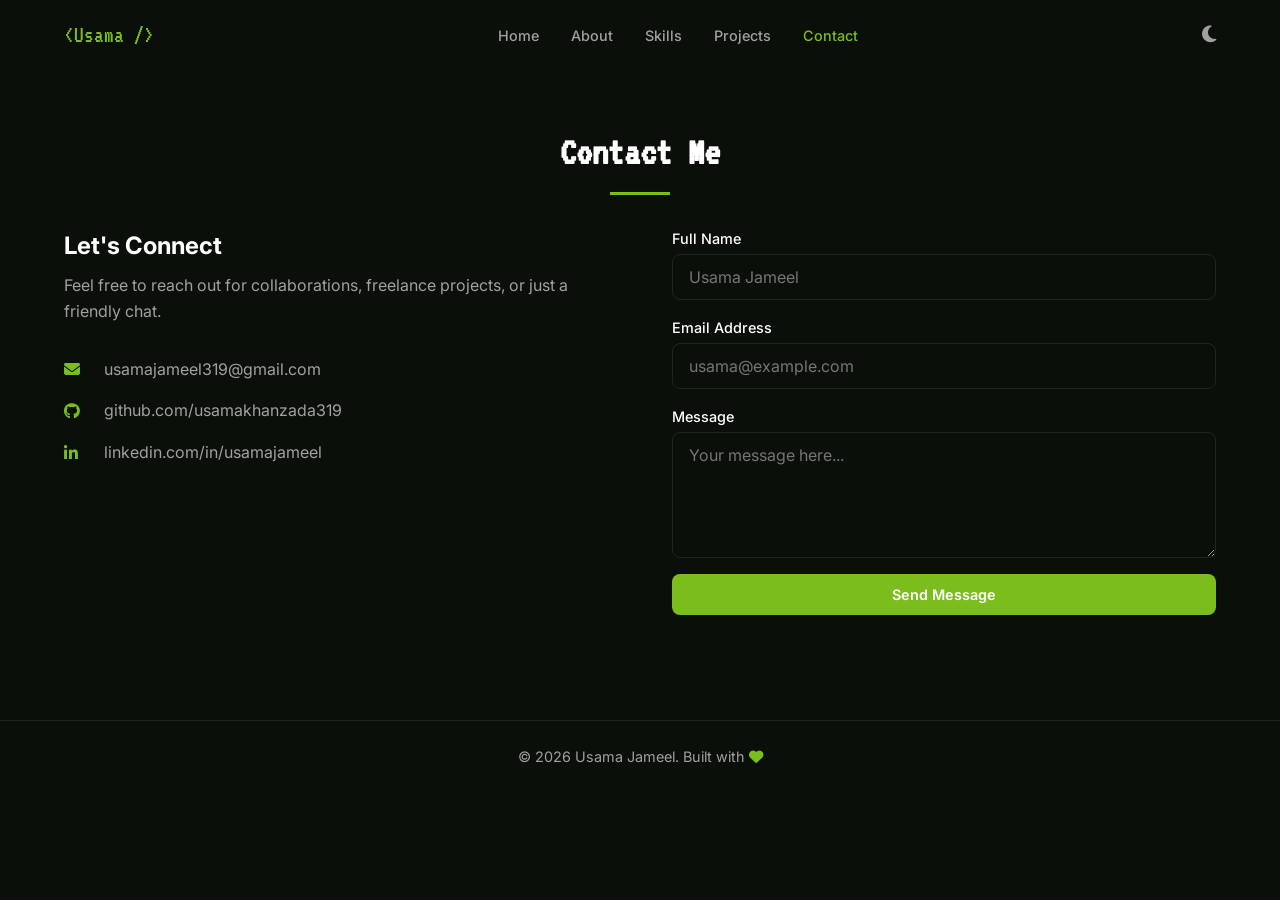
<file: web-L1-Portfolio/contact.html>
<!doctype html>
<html lang="en">
  <head>
    <meta charset="UTF-8" />
    <meta name="viewport" content="width=device-width, initial-scale=1.0" />
    <title>Contact — Usama Jameel</title>
    <link
      href="https://fonts.googleapis.com/css2?family=VT323&family=Inter:wght@300;400;500;600;700;800&display=swap"
      rel="stylesheet"
    />
    <link
      rel="stylesheet"
      href="https://cdnjs.cloudflare.com/ajax/libs/font-awesome/6.5.0/css/all.min.css"
    />
    <link rel="stylesheet" href="style.css" />
  </head>
  <body>
    <header class="header">
      <div class="container header-container">
        <a href="index.html" class="logo">&lt;Usama /&gt;</a>
        <nav class="nav-links" id="navLinks">
          <a href="index.html">Home</a>
          <a href="about.html">About</a>
          <a href="skills.html">Skills</a>
          <a href="projects.html">Projects</a>
          <a href="contact.html" class="active">Contact</a>
        </nav>
        <div class="header-actions">
          <button class="theme-toggle" id="themeToggle">
            <i class="fas fa-moon"></i>
          </button>
          <button class="menu-toggle" id="menuToggle">
            <i class="fas fa-bars"></i>
          </button>
        </div>
      </div>
    </header>

    <section class="page-section">
      <div class="container">
        <h1 class="page-title">Contact Me</h1>
        <div class="contact-container">
          <div class="contact-info">
            <h3>Let's Connect</h3>
            <p>
              Feel free to reach out for collaborations, freelance projects, or
              just a friendly chat.
            </p>
            <div class="contact-social">
              <a href="mailto:usamajameel319@gmail.com" class="contact-item"
                ><i class="fas fa-envelope"></i
                ><span>usamajameel319@gmail.com</span></a
              >
              <a
                href="https://github.com/usamakhanzada319"
                target="_blank"
                class="contact-item"
                ><i class="fab fa-github"></i
                ><span>github.com/usamakhanzada319</span></a
              >
              <a
                href="https://www.linkedin.com/in/usama-jamil-b23a36202/"
                target="_blank"
                class="contact-item"
                ><i class="fab fa-linkedin-in"></i
                ><span>linkedin.com/in/usamajameel</span></a
              >
            </div>
          </div>
          <form id="contactForm" class="contact-form">
            <div class="form-group">
              <label for="name">Full Name</label
              ><input
                type="text"
                id="name"
                placeholder="Usama Jameel"
                required
              />
            </div>
            <div class="form-group">
              <label for="email">Email Address</label
              ><input
                type="email"
                id="email"
                placeholder="usama@example.com"
                required
              />
            </div>
            <div class="form-group">
              <label for="message">Message</label
              ><textarea
                id="message"
                rows="5"
                placeholder="Your message here..."
                required
              ></textarea>
            </div>
            <button type="submit" class="btn btn-primary">Send Message</button>
          </form>
        </div>
      </div>
    </section>

    <footer class="footer">
      <div class="container">
        <p>
          &copy; <span id="year"></span> Usama Jameel. Built with
          <i class="fas fa-heart" style="color: #7cbd1e"></i>
        </p>
      </div>
    </footer>

    <script src="https://unpkg.com/aos@2.3.1/dist/aos.js"></script>
    <script src="script.js"></script>
  </body>
</html>
</file>
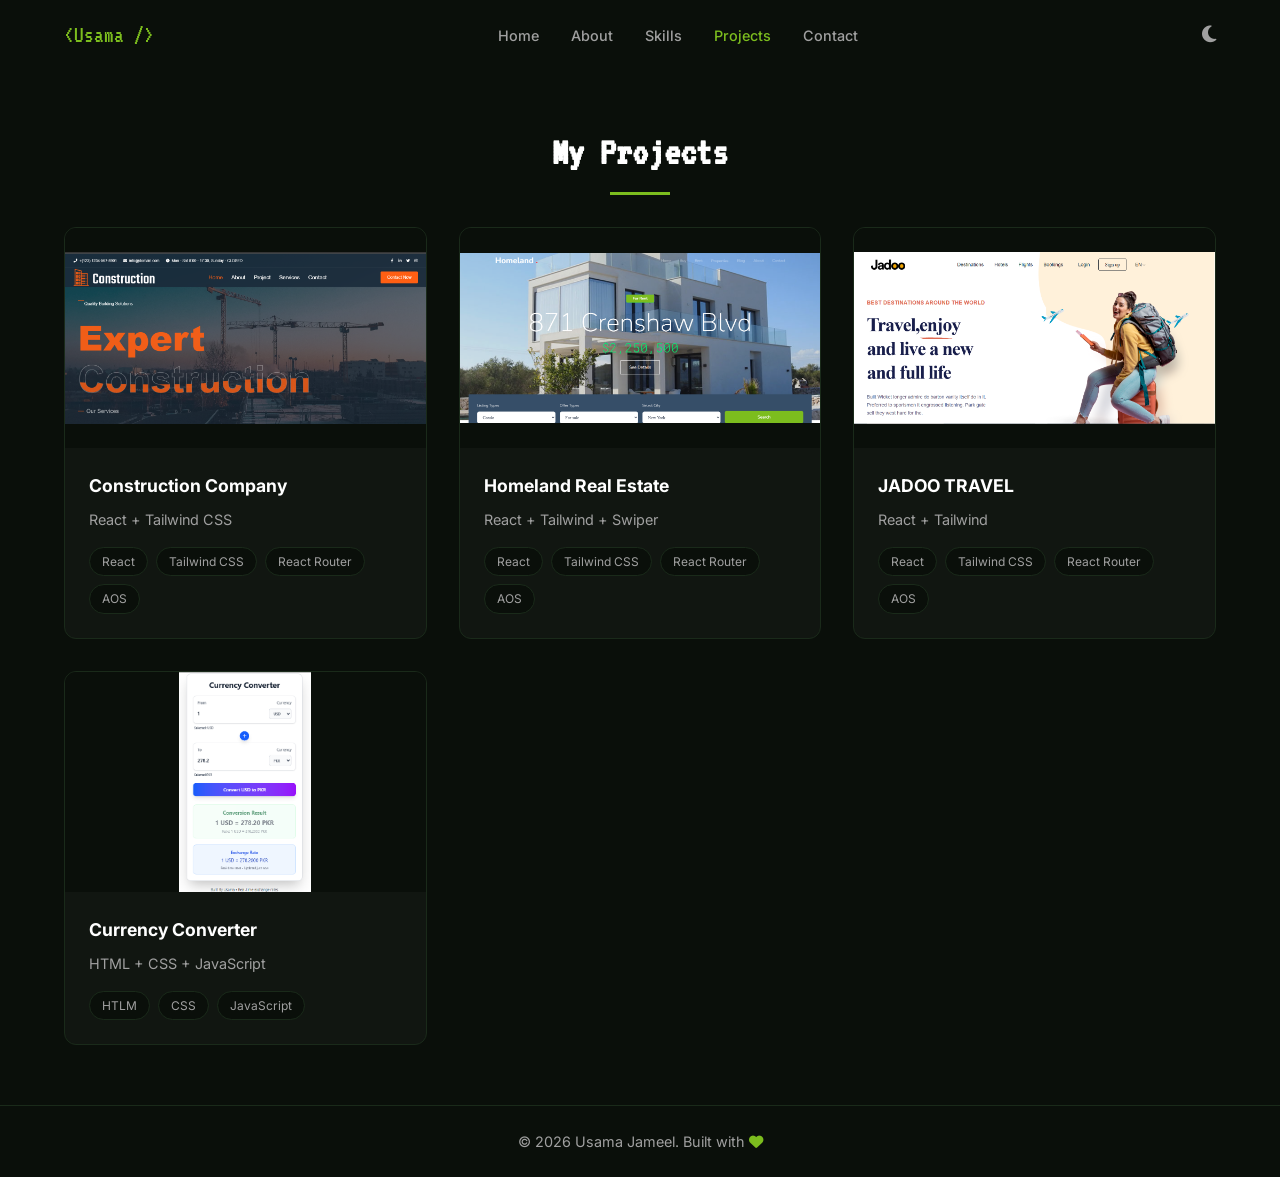
<file: web-L1-Portfolio/projects.html>
<!doctype html>
<html lang="en">
  <head>
    <meta charset="UTF-8" />
    <meta name="viewport" content="width=device-width, initial-scale=1.0" />
    <title>Projects — Usama Jameel</title>
    <link
      href="https://fonts.googleapis.com/css2?family=VT323&family=Inter:wght@300;400;500;600;700;800&display=swap"
      rel="stylesheet"
    />
    <link
      rel="stylesheet"
      href="https://cdnjs.cloudflare.com/ajax/libs/font-awesome/6.5.0/css/all.min.css"
    />
    <link rel="stylesheet" href="style.css" />
  </head>
  <body>
    <header class="header">
      <div class="container header-container">
        <a href="index.html" class="logo">&lt;Usama /&gt;</a>
        <nav class="nav-links" id="navLinks">
          <a href="index.html">Home</a>
          <a href="about.html">About</a>
          <a href="skills.html">Skills</a>
          <a href="projects.html" class="active">Projects</a>
          <a href="contact.html">Contact</a>
        </nav>
        <div class="header-actions">
          <button class="theme-toggle" id="themeToggle">
            <i class="fas fa-moon"></i>
          </button>
          <button class="menu-toggle" id="menuToggle">
            <i class="fas fa-bars"></i>
          </button>
        </div>
      </div>
    </header>

    <section class="page-section">
      <div class="container">
        <h1 class="page-title">My Projects</h1>
        <div class="projects-grid">
          <a href="construction.html" class="project-card-link">
            <div class="project-card">
              <div class="project-image">
                <img
                  src="Images/construction.png"
                  alt="Construction"
                  loading="lazy"
                />
              </div>
              <div class="project-content">
                <h3 class="project-title">Construction Company</h3>
                <p class="project-desc">React + Tailwind CSS</p>
                <div class="project-tech">
                  <span>React</span>
                  <span>Tailwind CSS</span>
                  <span>React Router</span>
                  <span>AOS</span>
                </div>
              </div>
            </div>
          </a>
          <a href="homeland.html" class="project-card-link">
            <div class="project-card">
              <div class="project-image">
                <img src="Images/homeLand.png" alt="Homeland" loading="lazy" />
              </div>
              <div class="project-content">
                <h3 class="project-title">Homeland Real Estate</h3>
                <p class="project-desc">React + Tailwind + Swiper</p>
                <div class="project-tech">
                  <span>React</span>
                  <span>Tailwind CSS</span>
                  <span>React Router</span>
                  <span>AOS</span>
                </div>
              </div>
            </div>
          </a>
          <a href="jadoo.html" class="project-card-link">
            <div class="project-card">
              <div class="project-image">
                <img src="Images/jadoo.png" alt="Jadoo" loading="lazy" />
              </div>
              <div class="project-content">
                <h3 class="project-title">JADOO TRAVEL</h3>
                <p class="project-desc">React + Tailwind</p>
                <div class="project-tech">
                  <span>React</span>
                  <span>Tailwind CSS</span>
                  <span>React Router</span>
                  <span>AOS</span>
                </div>
              </div>
            </div>
          </a>
          <a href="currency.html" class="project-card-link">
            <div class="project-card">
              <div class="project-image">
                <img src="Images/currency.png" alt="Currency" loading="lazy" />
              </div>
              <div class="project-content">
                <h3 class="project-title">Currency Converter</h3>
                <p class="project-desc">HTML + CSS + JavaScript</p>
                <div class="project-tech">
                  <span>HTLM</span>
                  <span>CSS</span>
                  <span>JavaScript</span>
                </div>
              </div>
            </div>
          </a>
        </div>
      </div>
    </section>

    <footer class="footer">
      <div class="container">
        <p>
          &copy; <span id="year"></span> Usama Jameel. Built with
          <i class="fas fa-heart" style="color: #7cbd1e"></i>
        </p>
      </div>
    </footer>

    <script src="https://unpkg.com/aos@2.3.1/dist/aos.js"></script>
    <script src="script.js"></script>
  </body>
</html>
</file>
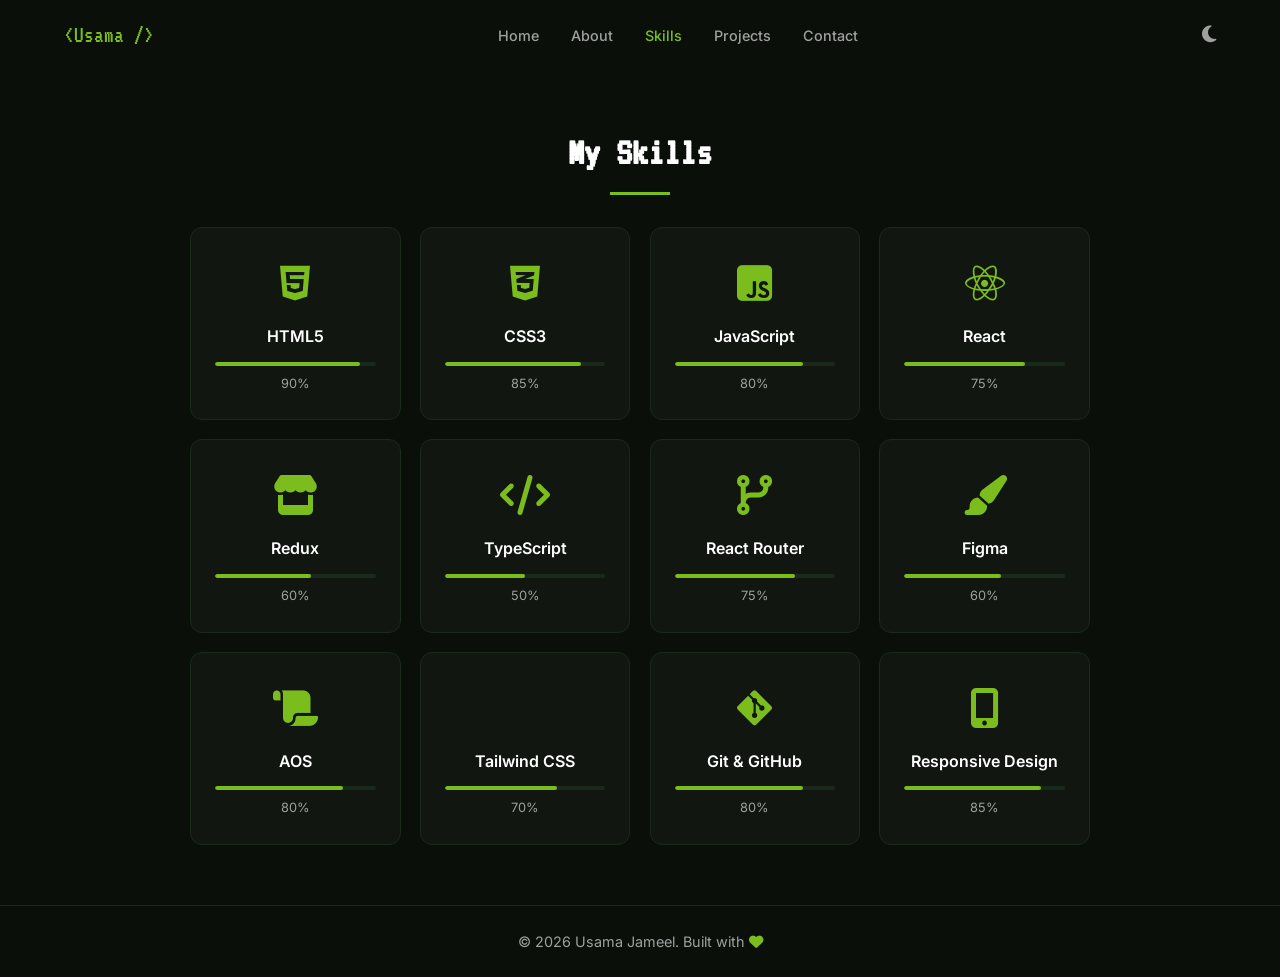
<file: web-L1-Portfolio/skills.html>
<!doctype html>
<html lang="en">
  <head>
    <meta charset="UTF-8" />
    <meta name="viewport" content="width=device-width, initial-scale=1.0" />
    <title>Skills — Usama Jameel</title>
    <link
      href="https://fonts.googleapis.com/css2?family=VT323&family=Inter:wght@300;400;500;600;700;800&display=swap"
      rel="stylesheet"
    />
    <link
      rel="stylesheet"
      href="https://cdnjs.cloudflare.com/ajax/libs/font-awesome/6.5.0/css/all.min.css"
    />
    <link rel="stylesheet" href="style.css" />
  </head>
  <body>
    <header class="header">
      <div class="container header-container">
        <a href="index.html" class="logo">&lt;Usama /&gt;</a>
        <nav class="nav-links" id="navLinks">
          <a href="index.html">Home</a>
          <a href="about.html">About</a>
          <a href="skills.html" class="active">Skills</a>
          <a href="projects.html">Projects</a>
          <a href="contact.html">Contact</a>
        </nav>
        <div class="header-actions">
          <button class="theme-toggle" id="themeToggle">
            <i class="fas fa-moon"></i>
          </button>
          <button class="menu-toggle" id="menuToggle">
            <i class="fas fa-bars"></i>
          </button>
        </div>
      </div>
    </header>

    <section class="page-section">
      <div class="container">
        <h1 class="page-title">My Skills</h1>
        <div class="skills-grid page-skills">
          <!-- 1. HTML5 -->
          <div class="skill-card">
            <div class="skill-icon"><i class="fab fa-html5"></i></div>
            <h3 class="skill-name">HTML5</h3>
            <div class="skill-bar">
              <div class="skill-progress" style="width: 90%"></div>
            </div>
            <span class="skill-percent">90%</span>
          </div>

          <!-- 2. CSS3 -->
          <div class="skill-card">
            <div class="skill-icon"><i class="fab fa-css3-alt"></i></div>
            <h3 class="skill-name">CSS3</h3>
            <div class="skill-bar">
              <div class="skill-progress" style="width: 85%"></div>
            </div>
            <span class="skill-percent">85%</span>
          </div>

          <!-- 3. JavaScript -->
          <div class="skill-card">
            <div class="skill-icon"><i class="fab fa-js-square"></i></div>
            <h3 class="skill-name">JavaScript</h3>
            <div class="skill-bar">
              <div class="skill-progress" style="width: 80%"></div>
            </div>
            <span class="skill-percent">80%</span>
          </div>

          <!-- 4. React -->
          <div class="skill-card">
            <div class="skill-icon"><i class="fab fa-react"></i></div>
            <h3 class="skill-name">React</h3>
            <div class="skill-bar">
              <div class="skill-progress" style="width: 75%"></div>
            </div>
            <span class="skill-percent">75%</span>
          </div>

          <!-- 5. Redux -->
          <div class="skill-card">
            <div class="skill-icon"><i class="fas fa-store"></i></div>
            <h3 class="skill-name">Redux</h3>
            <div class="skill-bar">
              <div class="skill-progress" style="width: 60%"></div>
            </div>
            <span class="skill-percent">60%</span>
          </div>

          <!-- 6. TypeScript -->
          <div class="skill-card">
            <div class="skill-icon"><i class="fas fa-code"></i></div>
            <h3 class="skill-name">TypeScript</h3>
            <div class="skill-bar">
              <div class="skill-progress" style="width: 50%"></div>
            </div>
            <span class="skill-percent">50%</span>
          </div>

          <!-- 7. React Router -->
          <div class="skill-card">
            <div class="skill-icon"><i class="fas fa-code-branch"></i></div>
            <h3 class="skill-name">React Router</h3>
            <div class="skill-bar">
              <div class="skill-progress" style="width: 75%"></div>
            </div>
            <span class="skill-percent">75%</span>
          </div>

          <!-- 8. Figma -->
          <div class="skill-card">
            <div class="skill-icon"><i class="fas fa-paint-brush"></i></div>
            <h3 class="skill-name">Figma</h3>
            <div class="skill-bar">
              <div class="skill-progress" style="width: 60%"></div>
            </div>
            <span class="skill-percent">60%</span>
          </div>

          <!-- 9. AOS -->
          <div class="skill-card">
            <div class="skill-icon"><i class="fas fa-scroll"></i></div>
            <h3 class="skill-name">AOS</h3>
            <div class="skill-bar">
              <div class="skill-progress" style="width: 80%"></div>
            </div>
            <span class="skill-percent">80%</span>
          </div>

          <!-- 10. Tailwind CSS -->
          <div class="skill-card">
            <div class="skill-icon"><i class="fab fa-tailwind"></i></div>
            <h3 class="skill-name">Tailwind CSS</h3>
            <div class="skill-bar">
              <div class="skill-progress" style="width: 70%"></div>
            </div>
            <span class="skill-percent">70%</span>
          </div>

          <!-- 11. Git & GitHub -->
          <div class="skill-card">
            <div class="skill-icon"><i class="fab fa-git-alt"></i></div>
            <h3 class="skill-name">Git & GitHub</h3>
            <div class="skill-bar">
              <div class="skill-progress" style="width: 80%"></div>
            </div>
            <span class="skill-percent">80%</span>
          </div>

          <!-- 12. Responsive Design -->
          <div class="skill-card">
            <div class="skill-icon"><i class="fas fa-mobile-alt"></i></div>
            <h3 class="skill-name">Responsive Design</h3>
            <div class="skill-bar">
              <div class="skill-progress" style="width: 85%"></div>
            </div>
            <span class="skill-percent">85%</span>
          </div>
        </div>
      </div>
    </section>

    <footer class="footer">
      <div class="container">
        <p>
          &copy; <span id="year"></span> Usama Jameel. Built with
          <i class="fas fa-heart" style="color: #7cbd1e"></i>
        </p>
      </div>
    </footer>

    <script src="https://unpkg.com/aos@2.3.1/dist/aos.js"></script>
    <script src="script.js"></script>
  </body>
</html>
</file>
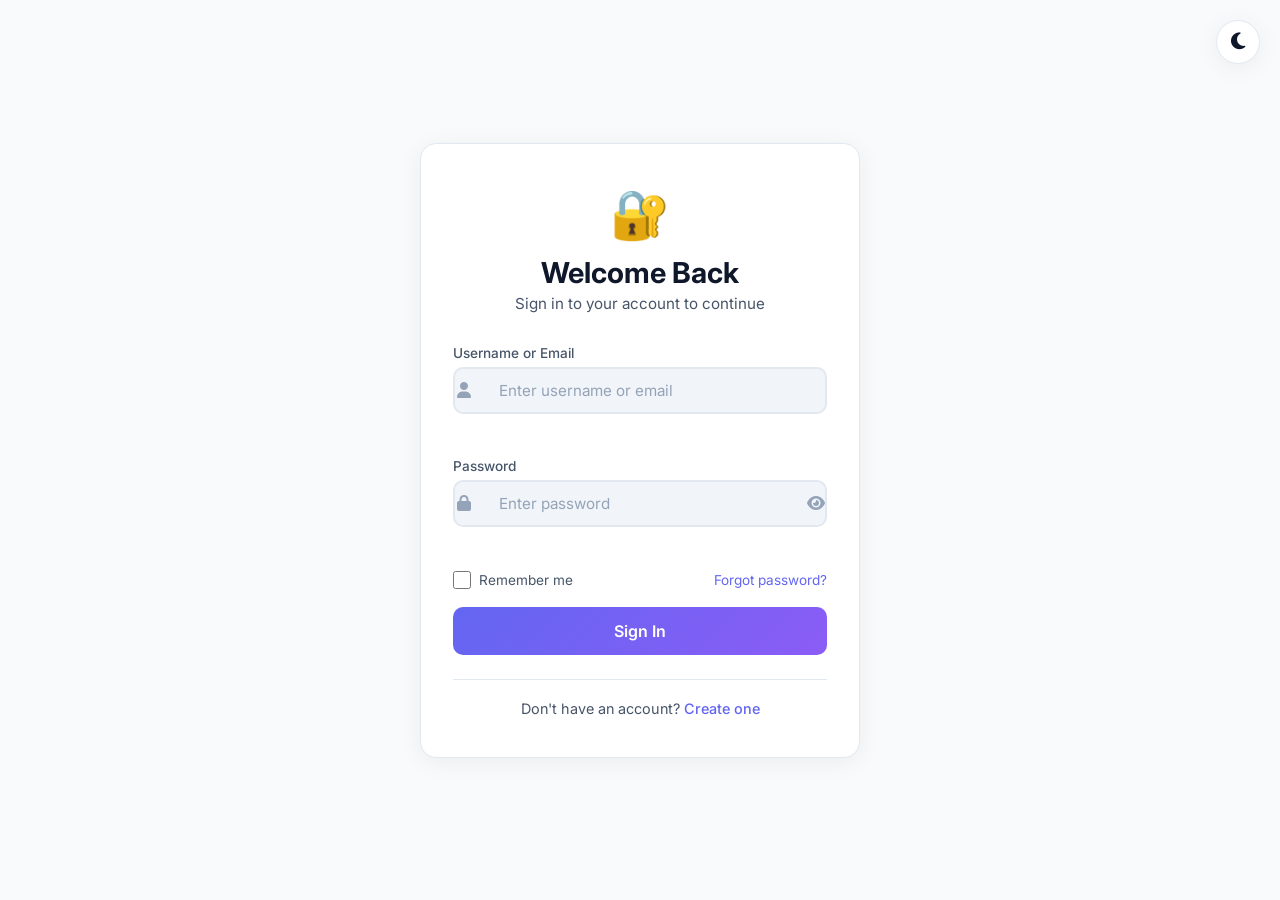
<file: web-L2-auth-system/dashboard.html>
<!doctype html>
<html lang="en" data-theme="light">
  <head>
    <meta charset="UTF-8" />
    <meta name="viewport" content="width=device-width, initial-scale=1.0" />
    <title>Dashboard - Auth System</title>

    <!-- Google Fonts -->
    <link
      href="https://fonts.googleapis.com/css2?family=Inter:wght@300;400;500;600;700;800&display=swap"
      rel="stylesheet"
    />

    <!-- Font Awesome Icons -->
    <link
      rel="stylesheet"
      href="https://cdnjs.cloudflare.com/ajax/libs/font-awesome/6.5.0/css/all.min.css"
    />

    <link rel="stylesheet" href="style.css" />
  </head>
  <body>
    <div class="container dashboard-container">
      <!-- Theme Toggle -->
      <button id="themeToggle" class="theme-toggle" aria-label="Toggle theme">
        <i class="fas fa-moon"></i>
      </button>

      <!-- Dashboard Content -->
      <div class="dashboard-card">
        <!-- Header -->
        <div class="dashboard-header">
          <div>
            <h1>📊 Dashboard</h1>
            <p id="welcomeMessage" class="welcome-text">
              Welcome back, <span id="usernameDisplay">User</span>!
            </p>
          </div>
          <button id="logoutBtn" class="btn btn-danger">
            <i class="fas fa-sign-out-alt"></i> Logout
          </button>
        </div>

        <!-- Stats Grid -->
        <div class="stats-grid">
          <div class="stat-card">
            <div
              class="stat-icon"
              style="background: rgba(99, 102, 241, 0.15); color: #6366f1"
            >
              <i class="fas fa-user"></i>
            </div>
            <div>
              <p class="stat-value" id="statUsers">0</p>
              <p class="stat-label">Total Users</p>
            </div>
          </div>
          <div class="stat-card">
            <div
              class="stat-icon"
              style="background: rgba(34, 197, 94, 0.15); color: #22c55e"
            >
              <i class="fas fa-user-check"></i>
            </div>
            <div>
              <p class="stat-value" id="statActive">0</p>
              <p class="stat-label">Active Users</p>
            </div>
          </div>
          <div class="stat-card">
            <div
              class="stat-icon"
              style="background: rgba(245, 158, 11, 0.15); color: #f59e0b"
            >
              <i class="fas fa-calendar"></i>
            </div>
            <div>
              <p class="stat-value" id="statToday">0</p>
              <p class="stat-label">Today's Logins</p>
            </div>
          </div>
        </div>

        <!-- Activity Section -->
        <div class="activity-section">
          <h2>Recent Activity</h2>
          <div class="activity-list">
            <div class="activity-item">
              <div>
                <p class="activity-text">You logged in</p>
                <p class="activity-time" id="loginTime">Just now</p>
              </div>
            </div>
            <div class="activity-item">
              <div>
                <p class="activity-text">Account secured</p>
                <p class="activity-time">Using SHA-256 encryption</p>
              </div>
            </div>
          </div>
        </div>

        <!-- User Info -->
        <div class="user-info-section">
          <h2>Account Information</h2>
          <div class="user-info-grid">
            <div class="info-item">
              <span class="info-label">Username</span>
              <span class="info-value" id="infoUsername">-</span>
            </div>
            <div class="info-item">
              <span class="info-label">Email</span>
              <span class="info-value" id="infoEmail">-</span>
            </div>
            <div class="info-item">
              <span class="info-label">Member Since</span>
              <span class="info-value" id="infoJoined">-</span>
            </div>
            <div class="info-item">
              <span class="info-label">Account Status</span>
              <span class="info-value status-badge active">Active</span>
            </div>
          </div>
        </div>
      </div>
    </div>

    <script src="app.js"></script>
  </body>
</html>
</file>
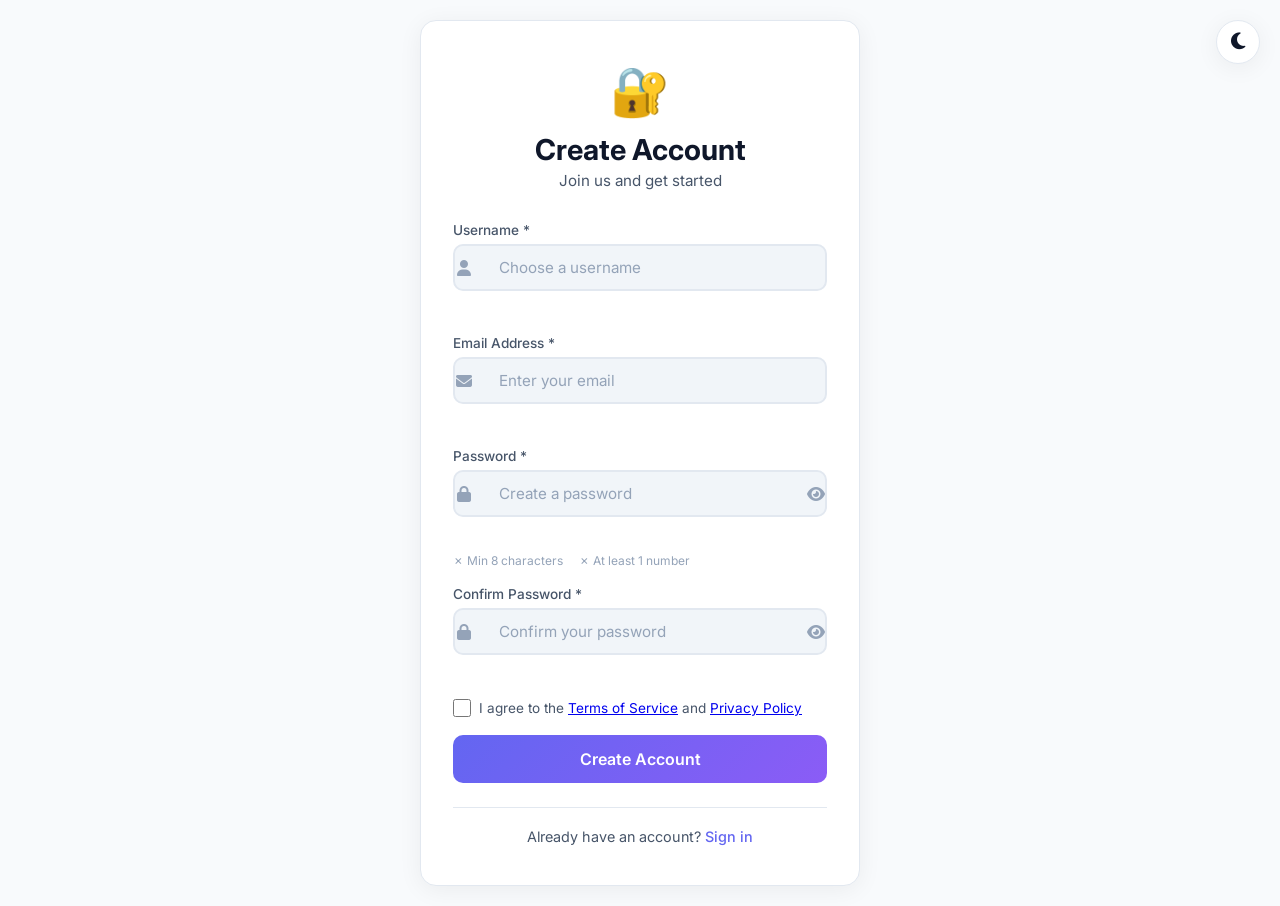
<file: web-L2-auth-system/register.html>
<!doctype html>
<html lang="en" data-theme="light">
  <head>
    <meta charset="UTF-8" />
    <meta name="viewport" content="width=device-width, initial-scale=1.0" />
    <title>Register - Auth System</title>

    <!-- Google Fonts -->
    <link
      href="https://fonts.googleapis.com/css2?family=Inter:wght@300;400;500;600;700;800&display=swap"
      rel="stylesheet"
    />

    <!--  Font Awesome 6 (Latest) -->
    <link
      rel="stylesheet"
      href="https://cdnjs.cloudflare.com/ajax/libs/font-awesome/6.7.2/css/all.min.css"
    />

    <link rel="stylesheet" href="style.css" />
  </head>
  <body>
    <div class="container">
      <!-- Theme Toggle -->
      <button id="themeToggle" class="theme-toggle" aria-label="Toggle theme">
        <i class="fas fa-moon"></i>
      </button>

      <div class="auth-card">
        <!-- Header -->
        <div class="auth-header">
          <div class="logo">🔐</div>
          <h1>Create Account</h1>
          <p>Join us and get started</p>
        </div>

        <!-- Registration Form -->
        <form id="registerForm" class="auth-form" autocomplete="off">
          <!-- Username -->
          <div class="form-group">
            <label for="regUsername">Username *</label>
            <div class="input-wrapper">
              <i class="fas fa-user"></i>
              <input
                type="text"
                id="regUsername"
                placeholder="Choose a username"
                required
              />
            </div>
            <span class="error-text" id="regUsernameError"></span>
          </div>

          <!-- Email -->
          <div class="form-group">
            <label for="regEmail">Email Address *</label>
            <div class="input-wrapper">
              <i class="fas fa-envelope"></i>
              <input
                type="email"
                id="regEmail"
                placeholder="Enter your email"
                required
              />
            </div>
            <span class="error-text" id="regEmailError"></span>
          </div>

          <!-- Password -->
          <div class="form-group">
            <label for="regPassword">Password *</label>
            <div class="input-wrapper">
              <i class="fas fa-lock"></i>
              <input
                type="password"
                id="regPassword"
                placeholder="Create a password"
                required
              />
              <button
                type="button"
                class="toggle-password"
                onclick="togglePassword('loginPassword')"
                aria-label="Toggle password visibility"
              >
                <i class="fas fa-eye" id="toggleIcon"></i>
              </button>
            </div>
            <span class="error-text" id="regPasswordError"></span>
            <div class="password-hint" id="passwordHint">
              <span class="hint-item" id="hintLength">✗ Min 8 characters</span>
              <span class="hint-item" id="hintNumber">✗ At least 1 number</span>
            </div>
          </div>

          <!-- Confirm Password -->
          <div class="form-group">
            <label for="regConfirmPassword">Confirm Password *</label>
            <div class="input-wrapper">
              <i class="fas fa-lock"></i>
              <input
                type="password"
                id="regConfirmPassword"
                placeholder="Confirm your password"
                required
              />
              <button
                type="button"
                class="toggle-password"
                onclick="togglePassword('loginPassword')"
                aria-label="Toggle password visibility"
              >
                <i class="fas fa-eye" id="toggleIcon"></i>
              </button>
            </div>
            <span class="error-text" id="regConfirmError"></span>
          </div>

          <!-- Terms -->
          <div class="form-options">
            <label class="checkbox-label">
              <input type="checkbox" id="termsCheck" required />
              <span
                >I agree to the <a href="#">Terms of Service</a> and
                <a href="#">Privacy Policy</a></span
              >
            </label>
          </div>

          <!-- Error Message -->
          <div id="registerError" class="auth-error hidden">
            <i class="fas fa-exclamation-circle"></i>
            <span id="registerErrorMessage">Registration failed</span>
          </div>

          <!-- Submit Button -->
          <button type="submit" class="btn btn-primary" id="registerBtn">
            <span id="registerBtnText">Create Account</span>
            <span id="registerBtnLoader" class="loader hidden"></span>
          </button>
        </form>

        <!-- Login Link -->
        <div class="auth-footer">
          <p>Already have an account? <a href="index.html">Sign in</a></p>
        </div>
      </div>
    </div>

    <!-- Toast Notification -->
    <div id="toast" class="toast hidden">
      <i class="fas fa-check-circle" id="toastIcon"></i>
      <span id="toastMessage">Success!</span>
    </div>

    <script src="app.js"></script>
  </body>
</html>
</file>
<file: web-L1-Portfolio/style.css>
* {
  margin: 0;
  padding: 0;
  box-sizing: border-box;
}

:root {
  --bg-primary: #0a0f0a;
  --bg-secondary: #111611;
  --text-primary: #ffffff;
  --text-secondary: #a0a0a0;
  --accent: #7cbd1e;
  --accent-hover: #6aac1a;
  --border-color: #1a2a1a;
  --card-bg: #111611;
  --shadow: 0 8px 30px rgba(0, 0, 0, 0.3);
  --transition: 0.3s ease;
}
a {
  text-decoration: none;
  color: inherit;
}

/* Light Mode */
body.light-mode {
  --bg-primary: #f5f7f5;
  --bg-secondary: #ffffff;
  --text-primary: #111611;
  --text-secondary: #4a4a4a;
  --border-color: #e0e5e0;
  --card-bg: #ffffff;
  --shadow: 0 8px 30px rgba(0, 0, 0, 0.08);
}

html {
  scroll-behavior: smooth;
}

body {
  font-family: "Inter", sans-serif;
  background: var(--bg-primary);
  color: var(--text-primary);
  transition:
    background var(--transition),
    color var(--transition);
  line-height: 1.6;
}

.container {
  max-width: 1200px;
  margin: 0 auto;
  padding: 0 24px;
}

::-webkit-scrollbar {
  width: 8px;
}
::-webkit-scrollbar-track {
  background: var(--bg-primary);
}
::-webkit-scrollbar-thumb {
  background: var(--accent);
  border-radius: 4px;
}

/* SECTION TITLE  */
.section-title {
  font-family: "VT323", monospace;
  font-size: 2.5rem;
  text-align: center;
  margin-bottom: 3rem;
  color: var(--text-primary);
  position: relative;
}

.section-title::after {
  content: "";
  display: block;
  width: 60px;
  height: 3px;
  background: var(--accent);
  margin: 8px auto 0;
}

/* Header */

.header {
  position: fixed;
  top: 0;
  left: 0;
  right: 0;
  z-index: 1000;
  padding: 16px 0;
  background: transparent;
  transition:
    background var(--transition),
    box-shadow var(--transition);
}

.header.scrolled {
  background: var(--bg-primary);
  box-shadow: 0 2px 20px rgba(0, 0, 0, 0.3);
}

.header-container {
  display: flex;
  align-items: center;
  justify-content: space-between;
}

/* logo */

.logo {
  font-family: "VT323", monospace;
  font-size: 1.5rem;
  color: var(--accent);
  text-decoration: none;
  transition: color var(--transition);
}

.logo:hover {
  color: var(--accent-hover);
}

/* nav links */

.nav-links {
  display: flex;
  gap: 2rem;
}

.nav-links a {
  color: var(--text-secondary);
  text-decoration: none;
  font-size: 0.9rem;
  font-weight: 500;
  transition: color var(--transition);
}

.nav-links a:hover {
  color: var(--accent);
}

.header-actions {
  display: flex;
  align-items: center;
  gap: 1rem;
}

.skill-card,
.project-card,
.stat {
  background: var(--card-bg);
  border: 1px solid var(--border-color);
}

.about,
.projects {
  background: var(--bg-secondary);
}

.contact {
  background: var(--bg-primary);
}

.hero {
  background: var(--bg-primary);
}

/*  Text Colors */
.hero-bio,
.about-text p,
.project-desc,
.contact-info p,
.footer,
.stat-label,
.skill-percent,
.project-tech span {
  color: var(--text-secondary);
}

.skill-name,
.project-title,
.contact-info h3,
.stat-number {
  color: var(--text-primary);
}

/* Form Inputs */
.form-group input,
.form-group textarea {
  background: var(--bg-primary);
  color: var(--text-primary);
  border: 1px solid var(--border-color);
}

/* Theme toggle */

.theme-toggle {
  background: none;
  border: none;
  color: var(--text-secondary);
  font-size: 1.2rem;
  cursor: pointer;
  transition: color var(--transition);
}

.theme-toggle:hover {
  color: var(--accent);
}

.menu-toggle {
  display: none;
  background: none;
  border: none;
  color: var(--text-secondary);
  font-size: 1.5rem;
  cursor: pointer;
  transition: color var(--transition);
}

.menu-toggle:hover {
  color: var(--accent);
}

/* Hero section */

.hero {
  min-height: 100vh;
  display: flex;
  align-items: center;
  padding: 80px 0 40px;
}

.hero-container {
  display: grid;
  grid-template-columns: 1fr 1fr;
  gap: 4rem;
  align-items: center;
}

.hero-content {
  display: flex;
  flex-direction: column;
  gap: 1rem;
}

.hero-badge {
  font-family: "VT323", monospace;
  font-size: 1.25rem;
  color: var(--accent);
}

.hero-name {
  font-family: "VT323", monospace;
  font-size: 3.5rem;
  font-weight: 700;
  color: var(--text-primary);
  line-height: 1.1;
}

.hero-role {
  font-size: 1.5rem;
  color: var(--text-secondary);
}

.hero-bio {
  color: var(--text-secondary);
  max-width: 500px;
  line-height: 1.8;
}

.hero-social {
  display: flex;
  gap: 1rem;
}

.hero-social a {
  color: var(--text-secondary);
  font-size: 1.5rem;
  transition: color var(--transition);
}

.hero-social a:hover {
  color: var(--accent);
}

.hero-buttons {
  display: flex;
  gap: 1rem;
  margin-top: 0.5rem;
}

/* button */

.btn {
  display: inline-block;
  padding: 12px 32px;
  border: none;
  border-radius: 8px;
  font-family: "Inter", sans-serif;
  font-weight: 600;
  font-size: 0.9rem;
  cursor: pointer;
  text-decoration: none;
  transition:
    background var(--transition),
    transform var(--transition),
    box-shadow var(--transition);
}

.btn-primary {
  background: var(--accent);
  color: #fff;
}

.btn-primary:hover {
  background: var(--accent-hover);
  transform: translateY(-2px);
  box-shadow: 0 8px 25px rgba(124, 189, 30, 0.3);
}

.btn-secondary {
  background: transparent;
  color: var(--text-primary);
  border: 2px solid var(--border-color);
}

.btn-secondary:hover {
  border-color: var(--accent);
  color: var(--accent);
  transform: translateY(-2px);
}

/* Hero img */

.hero-image {
  display: flex;
  justify-content: center;
  align-items: center;
}

.profile-wrapper {
  position: relative;
  width: 320px;
  height: 320px;
}

.profile-img {
  width: 100%;
  height: 100%;
  object-fit: cover;
  border-radius: 50%;
  border: 4px solid var(--accent);
  box-shadow: 0 0 40px rgba(124, 189, 30, 0.15);
}

.profile-ring {
  position: absolute;
  top: -12px;
  left: -12px;
  right: -12px;
  bottom: -12px;
  border: 2px solid transparent;
  border-top-color: var(--accent);
  border-radius: 50%;
  animation: spin 8s linear infinite;
}

@keyframes spin {
  to {
    transform: rotate(360deg);
  }
}

/* About */

.about {
  padding: 80px 0;
  background: var(--bg-secondary);
}

.about-content {
  display: grid;
  grid-template-columns: 2fr 1fr;
  gap: 4rem;
}

.about-text p {
  color: var(--text-secondary);
  margin-bottom: 1rem;
  line-height: 1.8;
}

.about-stats {
  display: flex;
  flex-direction: column;
  gap: 1.5rem;
}

.stat {
  text-align: center;
  padding: 1.5rem;
  background: var(--bg-primary);
  border-radius: 12px;
  border: 1px solid var(--border-color);
}

.stat-number {
  display: block;
  font-family: "VT323", monospace;
  font-size: 2.5rem;
  color: var(--accent);
}

.stat-label {
  color: var(--text-secondary);
  font-size: 0.9rem;
}

/* Skills */

.skills {
  padding: 80px 0;
}

.skills-grid {
  display: grid;
  grid-template-columns: repeat(auto-fill, minmax(200px, 1fr));
  gap: 1.5rem;
}

.skill-card {
  background: var(--card-bg);
  padding: 1.5rem;
  border-radius: 12px;
  border: 1px solid var(--border-color);
  text-align: center;
  transition:
    transform var(--transition),
    box-shadow var(--transition);
}

.skill-card:hover {
  transform: translateY(-4px);
  box-shadow: var(--shadow);
}

.skill-icon {
  font-size: 2.5rem;
  color: var(--accent);
  margin-bottom: 0.5rem;
}

.skill-name {
  font-size: 1rem;
  font-weight: 600;
  margin-bottom: 0.75rem;
}

.skill-bar {
  width: 100%;
  height: 4px;
  background: var(--border-color);
  border-radius: 2px;
  overflow: hidden;
  margin-bottom: 0.25rem;
}

.skill-progress {
  height: 100%;
  background: var(--accent);
  border-radius: 2px;
  transition: width 1s ease;
}

.skill-percent {
  font-size: 0.8rem;
  color: var(--text-secondary);
}

/* Projects */

.projects {
  padding: 80px 0;
  background: var(--bg-secondary);
}

.projects-grid {
  display: grid;
  grid-template-columns: repeat(auto-fill, minmax(280px, 1fr));
  gap: 2rem;
}

.project-card {
  background: var(--card-bg);
  border-radius: 12px;
  overflow: hidden;
  border: 1px solid var(--border-color);
  transition:
    transform var(--transition),
    box-shadow var(--transition);
}

.project-card:hover {
  transform: translateY(-6px);
  box-shadow: var(--shadow);
}

.project-image {
  position: relative;
  overflow: hidden;
  width: 100%;
  height: 220px; /* ✅ Fixed height */
  background: var(--bg-primary);
  display: flex;
  align-items: center;
  justify-content: center;
}

.project-image img {
  width: 100%;
  height: 100%;
  object-fit: contain; /* ✅ Poori image dikhegi, crop nahi hogi */
  object-position: center;
  transition: transform 0.3s ease;
}

.project-card:hover .project-image img {
  transform: scale(1.05);
}

.project-overlay {
  position: absolute;
  inset: 0;
  background: rgba(10, 15, 10, 0.8);
  display: flex;
  align-items: center;
  justify-content: center;
  gap: 1.5rem;
  opacity: 0;
  transition: opacity var(--transition);
}

.project-card:hover .project-overlay {
  opacity: 1;
}

.project-link {
  width: 48px;
  height: 48px;
  border-radius: 50%;
  background: var(--accent);
  color: #fff;
  display: flex;
  align-items: center;
  justify-content: center;
  font-size: 1.2rem;
  text-decoration: none;
  transition:
    background var(--transition),
    transform var(--transition);
}

.project-link:hover {
  background: var(--accent-hover);
  transform: scale(1.1);
}

.project-content {
  padding: 1.5rem;
}

.project-title {
  font-size: 1.1rem;
  font-weight: 700;
  margin-bottom: 0.5rem;
}

.project-desc {
  color: var(--text-secondary);
  font-size: 0.9rem;
  line-height: 1.6;
  margin-bottom: 1rem;
}

.project-tech {
  display: flex;
  flex-wrap: wrap;
  gap: 0.5rem;
}

.project-tech span {
  padding: 4px 12px;
  background: var(--bg-primary);
  border: 1px solid var(--border-color);
  border-radius: 20px;
  font-size: 0.75rem;
  color: var(--text-secondary);
}

/* Contact */

.contact {
  padding: 80px 0;
}

.contact-container {
  display: grid;
  grid-template-columns: 1fr 1fr;
  gap: 4rem;
}

.contact-info h3 {
  font-size: 1.5rem;
  margin-bottom: 0.5rem;
}

.contact-info p {
  color: var(--text-secondary);
  margin-bottom: 2rem;
}

.contact-social {
  display: flex;
  flex-direction: column;
  gap: 1rem;
}

.contact-item {
  display: flex;
  align-items: center;
  gap: 1rem;
  color: var(--text-secondary);
  text-decoration: none;
  transition: color var(--transition);
}

.contact-item i {
  width: 24px;
  color: var(--accent);
}

.contact-item:hover {
  color: var(--accent);
}

.contact-form {
  display: flex;
  flex-direction: column;
  gap: 1rem;
}

.form-group {
  display: flex;
  flex-direction: column;
  gap: 0.25rem;
}

.form-group label {
  font-size: 0.9rem;
  font-weight: 500;
}

.form-group input,
.form-group textarea {
  padding: 12px 16px;
  background: var(--bg-primary);
  border: 1px solid var(--border-color);
  border-radius: 8px;
  color: var(--text-primary);
  font-family: "Inter", sans-serif;
  font-size: 1rem;
  transition: border-color var(--transition);
}

.form-group input:focus,
.form-group textarea:focus {
  outline: none;
  border-color: var(--accent);
}

/* Footer */

.footer {
  padding: 24px 0;
  text-align: center;
  border-top: 1px solid var(--border-color);
  color: var(--text-secondary);
  font-size: 0.9rem;
}

/* Responsive */

@media (max-width: 1024px) {
  .hero-name {
    font-size: 2.8rem;
  }
  .profile-wrapper {
    width: 260px;
    height: 260px;
  }
}

@media (max-width: 768px) {
  .menu-toggle {
    display: block;
  }

  .nav-links {
    display: none;
    flex-direction: column;
    position: absolute;
    top: 100%;
    left: 0;
    right: 0;
    padding: 1.5rem 2rem;
    background: var(--bg-primary);
    border-bottom: 1px solid var(--border-color);
    gap: 1rem;
  }

  .nav-links.active {
    display: flex;
  }

  .hero-container {
    grid-template-columns: 1fr;
    text-align: center;
  }

  .hero-bio {
    margin: 0 auto;
  }

  .hero-buttons {
    justify-content: center;
  }

  .hero-social {
    justify-content: center;
  }

  .profile-wrapper {
    width: 220px;
    height: 220px;
  }

  .about-content {
    grid-template-columns: 1fr;
  }

  .contact-container {
    grid-template-columns: 1fr;
  }

  .section-title {
    font-size: 2rem;
  }
}

@media (max-width: 480px) {
  .hero-name {
    font-size: 2.2rem;
  }
  .hero-role {
    font-size: 1.1rem;
  }
  .btn {
    padding: 10px 24px;
    font-size: 0.8rem;
  }
  .profile-wrapper {
    width: 180px;
    height: 180px;
  }
}

@media (max-width: 768px) {
  .project-image {
    aspect-ratio: 4 / 3; /* Mobile par thoda different ratio */
  }
}

@media (max-width: 480px) {
  .project-image {
    aspect-ratio: 1 / 1; /* Small mobile par square */
  }
}

/* for pages */

.page-section {
  padding: 120px 0 60px;
  min-height: 80vh;
  background: var(--bg-primary);
}

.page-title {
  font-family: "VT323", monospace;
  font-size: 2.5rem;
  text-align: center;
  margin-bottom: 2rem;
  color: var(--text-primary);
}

.page-title::after {
  content: "";
  display: block;
  width: 60px;
  height: 3px;
  background: var(--accent);
  margin: 8px auto 0;
}

.page-content {
  max-width: 700px;
  margin: 0 auto;
  text-align: center;
}

.page-content p {
  color: var(--text-secondary);
  font-size: 1.1rem;
  line-height: 1.8;
  margin-bottom: 1rem;
}

.page-stats {
  flex-direction: row;
  justify-content: center;
  margin-top: 2rem;
}

.page-skills {
  max-width: 900px;
  margin: 0 auto;
}

.nav-links a.active {
  color: var(--accent);
}

/* skill grid */

.skills-grid {
  display: grid;
  grid-template-columns: repeat(auto-fill, minmax(170px, 1fr));
  gap: 1.2rem;
}

@media (max-width: 768px) {
  .skills-grid {
    grid-template-columns: repeat(auto-fill, minmax(150px, 1fr));
  }
}

@media (max-width: 480px) {
  .skills-grid {
    grid-template-columns: repeat(auto-fill, minmax(130px, 1fr));
  }
}
</file>
<file: web-L2-auth-system/style.css>
/* CSS VARIABLES (Light & Dark Mode) */

:root {
  --bg-primary: #f8fafc;
  --bg-secondary: #ffffff;
  --bg-card: #ffffff;
  --bg-input: #f1f5f9;
  --text-primary: #0f172a;
  --text-secondary: #475569;
  --text-muted: #94a3b8;
  --border: #e2e8f0;
  --shadow: 0 4px 24px rgba(0, 0, 0, 0.06);
  --shadow-hover: 0 8px 40px rgba(0, 0, 0, 0.1);
  --accent: #6366f1;
  --accent-hover: #4f46e5;
  --accent-light: #eef2ff;
  --danger: #ef4444;
  --danger-hover: #dc2626;
  --success: #22c55e;
  --warning: #f59e0b;
  --radius: 16px;
  --radius-sm: 10px;
  --radius-xs: 8px;
  --transition: 0.3s cubic-bezier(0.4, 0, 0.2, 1);
}

[data-theme="dark"] {
  --bg-primary: #0f172a;
  --bg-secondary: #1e293b;
  --bg-card: #1e293b;
  --bg-input: #334155;
  --text-primary: #f1f5f9;
  --text-secondary: #cbd5e1;
  --text-muted: #64748b;
  --border: #334155;
  --shadow: 0 4px 24px rgba(0, 0, 0, 0.3);
  --shadow-hover: 0 8px 40px rgba(0, 0, 0, 0.5);
  --accent-light: #1e293b;
}

/* RESET & BASE  */

*,
*::before,
*::after {
  margin: 0;
  padding: 0;
  box-sizing: border-box;
}

body {
  font-family: "Inter", sans-serif;
  background: var(--bg-primary);
  color: var(--text-primary);
  min-height: 100vh;
  display: flex;
  align-items: center;
  justify-content: center;
  padding: 20px;
  transition:
    background var(--transition),
    color var(--transition);
}

/* CONTAINER */

.container {
  width: 100%;
  max-width: 440px;
  position: relative;
}

.dashboard-container {
  max-width: 900px;
}

/*  THEME TOGGLE */

.theme-toggle {
  position: fixed;
  top: 20px;
  right: 20px;
  z-index: 100;
  width: 44px;
  height: 44px;
  border: none;
  border-radius: 50%;
  background: var(--bg-card);
  color: var(--text-primary);
  font-size: 1.2rem;
  cursor: pointer;
  box-shadow: var(--shadow);
  transition: all var(--transition);
  border: 1px solid var(--border);
  display: flex;
  align-items: center;
  justify-content: center;
}

.theme-toggle:hover {
  transform: scale(1.05);
  box-shadow: var(--shadow-hover);
}

/* AUTH CARD */

.auth-card {
  background: var(--bg-card);
  border-radius: var(--radius);
  padding: 40px 32px;
  box-shadow: var(--shadow);
  border: 1px solid var(--border);
  transition: all var(--transition);
}

.auth-header {
  text-align: center;
  margin-bottom: 32px;
}

.logo {
  font-size: 3rem;
  margin-bottom: 12px;
  display: inline-block;
}

.auth-header h1 {
  font-size: 1.8rem;
  font-weight: 700;
  color: var(--text-primary);
  margin-bottom: 4px;
}

.auth-header p {
  color: var(--text-secondary);
  font-size: 0.95rem;
}

/* FORM STYLES */

.auth-form {
  display: flex;
  flex-direction: column;
  gap: 18px;
}

.form-group {
  display: flex;
  flex-direction: column;
  gap: 6px;
}

.form-group label {
  font-size: 0.85rem;
  font-weight: 500;
  color: var(--text-secondary);
}

.input-wrapper {
  position: relative;
  display: flex;
  align-items: center;
}

.input-wrapper i:first-child {
  position: absolute;
  left: 10px;
  color: var(--text-muted);
  font-size: 0.95rem;
  transition: color var(--transition);
}

.input-wrapper input {
  width: 100%;
  padding: 12px 44px 12px 44px;
  border: 2px solid var(--border);
  border-radius: var(--radius-sm);
  background: var(--bg-input);
  color: var(--text-primary);
  font-size: 0.95rem;
  font-family: "Inter", sans-serif;
  transition: all var(--transition);
  outline: none;
}

.input-wrapper input:focus {
  border-color: var(--accent);
  box-shadow: 0 0 0 4px rgba(99, 102, 241, 0.1);
}

.input-wrapper input::placeholder {
  color: var(--text-muted);
}

.input-wrapper .toggle-password {
  position: absolute;
  right: 14px;
  background: none;
  border: none;
  color: var(--text-muted);
  cursor: pointer;
  font-size: 1rem;
  padding: 4px;
  transition: color var(--transition);
}

.input-wrapper .toggle-password:hover {
  color: var(--text-primary);
}

/* ICON Font Awesome*/

.fa,
.fas,
.far,
.fal,
.fab,
.fa-solid,
.fa-regular,
.fa-light {
  display: inline-block;
  font-style: normal;
  font-variant: normal;
  text-rendering: auto;
  line-height: 1;
}

.toggle-password {
  background: none !important;
  border: none !important;
  cursor: pointer;
  padding: 8px;
  color: var(--text-muted);
  transition: color var(--transition);
  font-size: 1.1rem;
  display: flex;
  align-items: center;
  justify-content: center;
}

.toggle-password:hover {
  color: var(--text-primary);
}

.toggle-password i,
.toggle-password svg {
  pointer-events: none;
  font-size: 1.1rem;
}

.input-wrapper i:first-child {
  position: absolute;
  left: 1.5px;
  color: var(--text-muted);
  font-size: 1rem;
  transition: color var(--transition);
  z-index: 2;
  pointer-events: none;
  width: 18px;
  text-align: center;
}

.input-wrapper .fas,
.input-wrapper .far {
  font-family: "Font Awesome 6 Free" !important;
  font-weight: 900;
}

.error-text {
  font-size: 0.8rem;
  color: var(--danger);
  min-height: 20px;
  display: block;
}

/* FORM OPTIONS*/

.form-options {
  display: flex;
  align-items: center;
  justify-content: space-between;
  flex-wrap: wrap;
  gap: 8px;
}

.checkbox-label {
  display: flex;
  align-items: center;
  gap: 8px;
  font-size: 0.85rem;
  color: var(--text-secondary);
  cursor: pointer;
}

.checkbox-label input[type="checkbox"] {
  width: 18px;
  height: 18px;
  accent-color: var(--accent);
  cursor: pointer;
}

.forgot-link {
  font-size: 0.85rem;
  color: var(--accent);
  text-decoration: none;
  transition: color var(--transition);
}

.forgot-link:hover {
  color: var(--accent-hover);
  text-decoration: underline;
}

/* BUTTONS*/

.btn {
  padding: 12px 24px;
  border: none;
  border-radius: var(--radius-sm);
  font-size: 1rem;
  font-weight: 600;
  font-family: "Inter", sans-serif;
  cursor: pointer;
  transition: all var(--transition);
  display: inline-flex;
  align-items: center;
  justify-content: center;
  gap: 8px;
}

.btn-primary {
  background: linear-gradient(135deg, #6366f1, #8b5cf6);
  color: white;
  padding: 14px;
  font-size: 1rem;
  border-radius: var(--radius-sm);
  transition: all var(--transition);
}

.btn-primary:hover {
  transform: translateY(-2px);
  box-shadow: 0 8px 30px rgba(99, 102, 241, 0.35);
}

.btn-primary:disabled {
  opacity: 0.7;
  cursor: not-allowed;
  transform: none;
}

.btn-danger {
  background: var(--danger);
  color: white;
  padding: 10px 20px;
  font-size: 0.9rem;
}

.btn-danger:hover {
  background: var(--danger-hover);
  transform: translateY(-2px);
  box-shadow: 0 8px 30px rgba(239, 68, 68, 0.3);
}

/* AUTH ERROR  */

.auth-error {
  background: rgba(239, 68, 68, 0.1);
  border: 1px solid rgba(239, 68, 68, 0.3);
  border-radius: var(--radius-xs);
  padding: 12px 16px;
  display: flex;
  align-items: center;
  gap: 10px;
  color: var(--danger);
  font-size: 0.9rem;
}

.auth-error.hidden {
  display: none;
}

/* LOADER*/

.loader {
  display: inline-block;
  width: 20px;
  height: 20px;
  border: 3px solid rgba(255, 255, 255, 0.3);
  border-top-color: #fff;
  border-radius: 50%;
  animation: spin 0.6s linear infinite;
}

.loader.hidden {
  display: none;
}

@keyframes spin {
  to {
    transform: rotate(360deg);
  }
}

/* AUTH FOOTER */

.auth-footer {
  text-align: center;
  margin-top: 24px;
  padding-top: 20px;
  border-top: 1px solid var(--border);
  color: var(--text-secondary);
  font-size: 0.9rem;
}

.auth-footer a {
  color: var(--accent);
  text-decoration: none;
  font-weight: 500;
  transition: color var(--transition);
}

.auth-footer a:hover {
  color: var(--accent-hover);
  text-decoration: underline;
}

/* PASSWORD HINT */

.password-hint {
  display: flex;
  gap: 16px;
  flex-wrap: wrap;
  margin-top: 4px;
}

.hint-item {
  font-size: 0.75rem;
  color: var(--text-muted);
  transition: color var(--transition);
}

.hint-item.valid {
  color: var(--success);
}

.hint-item.invalid {
  color: var(--danger);
}

/* TOAST NOTIFICATION */

.toast {
  position: fixed;
  bottom: 30px;
  left: 50%;
  transform: translateX(-50%) translateY(100px);
  background: var(--bg-card);
  border: 1px solid var(--border);
  border-radius: var(--radius-sm);
  padding: 14px 24px;
  box-shadow: var(--shadow-hover);
  display: flex;
  align-items: center;
  gap: 12px;
  z-index: 1000;
  transition: all 0.4s ease;
  opacity: 0;
}

.toast.show {
  transform: translateX(-50%) translateY(0);
  opacity: 1;
}

.toast.hidden {
  display: none;
}

.toast.success {
  border-left: 4px solid var(--success);
}

.toast.error {
  border-left: 4px solid var(--danger);
}

.toast i {
  font-size: 1.2rem;
}

.toast.success i {
  color: var(--success);
}

.toast.error i {
  color: var(--danger);
}

/* DASHBOARD STYLES */

.dashboard-card {
  background: var(--bg-card);
  border-radius: var(--radius);
  padding: 32px;
  box-shadow: var(--shadow);
  border: 1px solid var(--border);
  transition: all var(--transition);
}

.dashboard-header {
  display: flex;
  align-items: center;
  justify-content: space-between;
  flex-wrap: wrap;
  gap: 16px;
  margin-bottom: 32px;
  padding-bottom: 20px;
  border-bottom: 1px solid var(--border);
}

.dashboard-header h1 {
  font-size: 1.8rem;
  font-weight: 700;
  color: var(--text-primary);
}

.welcome-text {
  color: var(--text-secondary);
  font-size: 0.95rem;
  margin-top: 2px;
}

.welcome-text span {
  color: var(--accent);
  font-weight: 600;
}

/* STATS GRID  */

.stats-grid {
  display: grid;
  grid-template-columns: repeat(auto-fit, minmax(160px, 1fr));
  gap: 16px;
  margin-bottom: 32px;
}

.stat-card {
  background: var(--bg-primary);
  border-radius: var(--radius-sm);
  padding: 20px;
  display: flex;
  align-items: center;
  gap: 16px;
  border: 1px solid var(--border);
  transition: all var(--transition);
}

.stat-card:hover {
  transform: translateY(-4px);
  box-shadow: var(--shadow-hover);
}

.stat-icon {
  width: 48px;
  height: 48px;
  border-radius: 12px;
  display: flex;
  align-items: center;
  justify-content: center;
  font-size: 1.4rem;
  flex-shrink: 0;
}

.stat-value {
  font-size: 1.6rem;
  font-weight: 700;
  color: var(--text-primary);
}

.stat-label {
  font-size: 0.8rem;
  color: var(--text-muted);
}

/* ACTIVITY SECTION */

.activity-section {
  margin-bottom: 32px;
}

.activity-section h2 {
  font-size: 1.1rem;
  font-weight: 600;
  color: var(--text-primary);
  margin-bottom: 12px;
}

.activity-list {
  display: flex;
  flex-direction: column;
  gap: 8px;
}

.activity-item {
  display: flex;
  align-items: center;
  gap: 14px;
  padding: 12px 16px;
  background: var(--bg-primary);
  border-radius: var(--radius-xs);
  border: 1px solid var(--border);
}

.activity-icon {
  font-size: 1.2rem;
}

.activity-text {
  font-size: 0.9rem;
  color: var(--text-primary);
  font-weight: 500;
}

.activity-time {
  font-size: 0.75rem;
  color: var(--text-muted);
}

/* USER INFO SECTION */

.user-info-section h2 {
  font-size: 1.1rem;
  font-weight: 600;
  color: var(--text-primary);
  margin-bottom: 12px;
}

.user-info-grid {
  display: grid;
  grid-template-columns: 1fr 1fr;
  gap: 12px;
}

.info-item {
  background: var(--bg-primary);
  padding: 12px 16px;
  border-radius: var(--radius-xs);
  border: 1px solid var(--border);
}

.info-label {
  font-size: 0.7rem;
  color: var(--text-muted);
  text-transform: uppercase;
  letter-spacing: 0.5px;
  display: block;
}

.info-value {
  font-size: 0.95rem;
  color: var(--text-primary);
  font-weight: 500;
  display: block;
  margin-top: 2px;
}

.status-badge {
  display: inline-block;
  padding: 2px 12px;
  border-radius: 20px;
  font-size: 0.75rem;
  font-weight: 600;
}

.status-badge.active {
  background: rgba(34, 197, 94, 0.15);
  color: #22c55e;
}

/* RESPONSIVE */

@media (max-width: 640px) {
  body {
    padding: 12px;
  }

  .auth-card {
    padding: 28px 20px;
  }

  .auth-header h1 {
    font-size: 1.5rem;
  }

  .dashboard-card {
    padding: 20px;
  }

  .dashboard-header {
    flex-direction: column;
    align-items: flex-start;
  }

  .dashboard-header h1 {
    font-size: 1.4rem;
  }

  .stats-grid {
    grid-template-columns: 1fr 1fr;
  }

  .user-info-grid {
    grid-template-columns: 1fr;
  }

  .form-options {
    flex-direction: column;
    align-items: flex-start;
  }

  .theme-toggle {
    top: 12px;
    right: 12px;
    width: 38px;
    height: 38px;
    font-size: 1rem;
  }

  .toast {
    width: 90%;
    padding: 12px 16px;
  }
}

@media (max-width: 400px) {
  .stats-grid {
    grid-template-columns: 1fr;
  }

  .auth-card {
    padding: 20px 16px;
  }
}

/* SCROLLBAR                                 */

::-webkit-scrollbar {
  width: 6px;
}

::-webkit-scrollbar-track {
  background: var(--bg-primary);
}

::-webkit-scrollbar-thumb {
  background: var(--accent);
  border-radius: 9999px;
}

::-webkit-scrollbar-thumb:hover {
  background: var(--accent-hover);
}
</file>
<file: web-L2-Calculator/style.css>
/*RESET & VARIABLES*/
* {
  margin: 0;
  padding: 0;
  box-sizing: border-box;
}

:root {
  --bg-primary: #f0f4f8;
  --bg-secondary: #ffffff;
  --bg-calculator: #ffffff;
  --text-primary: #1a202c;
  --text-secondary: #4a5568;
  --text-display: #1a202c;
  --border-color: #e2e8f0;
  --shadow: 0 20px 60px rgba(0, 0, 0, 0.08);
  --shadow-hover: 0 25px 70px rgba(0, 0, 0, 0.12);
  --btn-number-bg: #f7fafc;
  --btn-number-hover: #edf2f7;
  --btn-number-active: #e2e8f0;
  --btn-operator-bg: #ebf4ff;
  --btn-operator-hover: #dbeafe;
  --btn-operator-active: #bfdbfe;
  --btn-equals-bg: #7c3aed;
  --btn-equals-hover: #6d28d9;
  --btn-equals-active: #5b21b6;
  --btn-clear-bg: #fee2e2;
  --btn-clear-hover: #fecaca;
  --btn-clear-active: #fca5a5;
  --btn-text: #1a202c;
  --btn-text-white: #ffffff;
  --border-radius: 16px;
  --transition: 0.25s ease;
}

/* DARK MODE*/
html.dark {
  --bg-primary: #0f172a;
  --bg-secondary: #1e293b;
  --bg-calculator: #1e293b;
  --text-primary: #f1f5f9;
  --text-secondary: #94a3b8;
  --text-display: #f1f5f9;
  --border-color: #334155;
  --shadow: 0 20px 60px rgba(0, 0, 0, 0.4);
  --shadow-hover: 0 25px 70px rgba(0, 0, 0, 0.5);
  --btn-number-bg: #334155;
  --btn-number-hover: #475569;
  --btn-number-active: #64748b;
  --btn-operator-bg: #2d3748;
  --btn-operator-hover: #4a5568;
  --btn-operator-active: #718096;
  --btn-clear-bg: #450a0a;
  --btn-clear-hover: #7f1d1d;
  --btn-clear-active: #991b1b;
  --btn-text: #f1f5f9;
}

/* BASE*/
body {
  font-family: "Inter", sans-serif;
  background: var(--bg-primary);
  color: var(--text-primary);
  min-height: 100vh;
  display: flex;
  align-items: center;
  justify-content: center;
  padding: 20px;
  transition:
    background 0.3s ease,
    color 0.3s ease;
}

/*CONTAINER */
.container {
  width: 100%;
  max-width: 420px;
}

/*CALCULATOR*/
.calculator {
  background: var(--bg-calculator);
  border-radius: 24px;
  padding: 24px;
  box-shadow: var(--shadow);
  border: 1px solid var(--border-color);
  transition:
    background 0.3s ease,
    box-shadow 0.3s ease,
    border-color 0.3s ease;
}

/*HEADER */
.calculator-header {
  display: flex;
  justify-content: space-between;
  align-items: center;
  margin-bottom: 20px;
}

.calculator-header h1 {
  font-size: 20px;
  font-weight: 700;
  color: var(--text-primary);
  transition: color 0.3s ease;
}

.theme-toggle {
  background: var(--btn-number-bg);
  border: 1px solid var(--border-color);
  border-radius: 50%;
  width: 44px;
  height: 44px;
  display: flex;
  align-items: center;
  justify-content: center;
  font-size: 20px;
  cursor: pointer;
  transition:
    background 0.3s ease,
    border-color 0.3s ease,
    transform 0.2s ease;
}

.theme-toggle:hover {
  transform: scale(1.05);
}

.theme-toggle .icon {
  display: inline-block;
  transition: transform 0.3s ease;
}

/*DISPLAY*/
.display {
  background: var(--btn-number-bg);
  border-radius: 16px;
  padding: 16px 20px;
  margin-bottom: 20px;
  min-height: 100px;
  display: flex;
  flex-direction: column;
  justify-content: flex-end;
  align-items: flex-end;
  border: 1px solid var(--border-color);
  transition:
    background 0.3s ease,
    border-color 0.3s ease;
}

.display-expression {
  font-size: 16px;
  color: var(--text-secondary);
  min-height: 28px;
  word-break: break-all;
  text-align: right;
  width: 100%;
  transition: color 0.3s ease;
}

.display-result {
  font-size: 40px;
  font-weight: 700;
  color: var(--text-display);
  line-height: 1.2;
  word-break: break-all;
  text-align: right;
  width: 100%;
  transition: color 0.3s ease;
}

/*BUTTONS GRID*/
.buttons {
  display: grid;
  grid-template-columns: repeat(4, 1fr);
  gap: 10px;
}

/*BUTTON BASE */
.btn {
  padding: 18px 0;
  border: none;
  border-radius: 12px;
  font-size: 22px;
  font-weight: 600;
  cursor: pointer;
  transition:
    background 0.2s ease,
    transform 0.1s ease,
    box-shadow 0.2s ease;
  font-family: "Inter", sans-serif;
  color: var(--btn-text);
  min-height: 60px;
  display: flex;
  align-items: center;
  justify-content: center;
  user-select: none;
  border: 1px solid var(--border-color);
}

.btn:active {
  transform: scale(0.95);
}

/*NUMBER BUTTONS*/
.btn-number {
  background: var(--btn-number-bg);
}

.btn-number:hover {
  background: var(--btn-number-hover);
}

.btn-number:active {
  background: var(--btn-number-active);
}

/* =====ZERO BUTTON (2 columns)*/
.btn-zero {
  grid-column: span 2;
}

/*OPERATOR BUTTONS */
.btn-operator {
  background: var(--btn-operator-bg);
  color: var(--text-secondary);
}

.btn-operator:hover {
  background: var(--btn-operator-hover);
}

.btn-operator:active {
  background: var(--btn-operator-active);
}

/*EQUALS BUTTON*/
.btn-equals {
  background: var(--btn-equals-bg);
  color: var(--btn-text-white);
  border-color: var(--btn-equals-bg);
}

.btn-equals:hover {
  background: var(--btn-equals-hover);
  border-color: var(--btn-equals-hover);
}

.btn-equals:active {
  background: var(--btn-equals-active);
  border-color: var(--btn-equals-active);
}

/*CLEAR BUTTON*/
.btn-clear {
  background: var(--btn-clear-bg);
  color: #dc2626;
  border-color: var(--btn-clear-bg);
}

.btn-clear:hover {
  background: var(--btn-clear-hover);
}

.btn-clear:active {
  background: var(--btn-clear-active);
}

/*RESPONSIVE*/
@media (max-width: 480px) {
  .container {
    padding: 0;
  }
  .calculator {
    padding: 16px;
    border-radius: 20px;
  }
  .btn {
    font-size: 18px;
    padding: 14px 0;
    min-height: 50px;
  }
  .display-result {
    font-size: 32px;
  }
  .display-expression {
    font-size: 14px;
  }
  .calculator-header h1 {
    font-size: 17px;
  }
  .theme-toggle {
    width: 38px;
    height: 38px;
    font-size: 17px;
  }
}

@media (max-width: 380px) {
  .calculator {
    padding: 12px;
  }
  .btn {
    font-size: 16px;
    padding: 12px 0;
    min-height: 44px;
    border-radius: 10px;
  }
  .display-result {
    font-size: 28px;
  }
  .display {
    padding: 12px 16px;
    min-height: 80px;
  }
  .buttons {
    gap: 8px;
  }
}
</file>
<file: web-L2-todo-app/style.css>
/* (Light & Dark Mode) */
:root {
  --bg-primary: #f8fafc;
  --bg-secondary: #ffffff;
  --bg-card: #ffffff;
  --bg-input: #f1f5f9;
  --text-primary: #0f172a;
  --text-secondary: #475569;
  --text-muted: #94a3b8;
  --border: #e2e8f0;
  --shadow: 0 4px 20px rgba(0, 0, 0, 0.06);
  --shadow-hover: 0 8px 30px rgba(0, 0, 0, 0.1);
  --accent: #6366f1;
  --accent-hover: #4f46e5;
  --accent-light: #eef2ff;
  --danger: #ef4444;
  --danger-hover: #dc2626;
  --success: #22c55e;
  --success-hover: #16a34a;
  --warning: #f59e0b;
  --radius: 12px;
  --radius-sm: 8px;
  --transition: 0.3s ease;
}

[data-theme="dark"] {
  --bg-primary: #0f172a;
  --bg-secondary: #1e293b;
  --bg-card: #1e293b;
  --bg-input: #334155;
  --text-primary: #f1f5f9;
  --text-secondary: #cbd5e1;
  --text-muted: #64748b;
  --border: #334155;
  --shadow: 0 4px 20px rgba(0, 0, 0, 0.3);
  --shadow-hover: 0 8px 30px rgba(0, 0, 0, 0.5);
  --accent-light: #1e293b;
}

*,
*::before,
*::after {
  margin: 0;
  padding: 0;
  box-sizing: border-box;
}

body {
  font-family: "Inter", sans-serif;
  background-color: var(--bg-primary);
  color: var(--text-primary);
  min-height: 100vh;
  display: flex;
  justify-content: center;
  padding: clamp(16px, 4vw, 40px) clamp(12px, 3vw, 20px);
  transition:
    background-color 0.4s ease,
    color 0.4s ease;
}

/* APP CONTAINER */

.app-container {
  max-width: 1100px;
  width: 100%;
  margin: 0 auto;
}

/* HEADER */

.app-header {
  display: flex;
  justify-content: space-between;
  align-items: center;
  margin-bottom: clamp(20px, 4vw, 30px);
  flex-wrap: wrap;
  gap: 12px;
}

.app-header h1 {
  font-size: clamp(1.3rem, 4vw, 2.2rem);
  font-weight: 700;
  color: var(--text-primary);
}

.theme-toggle {
  background: var(--bg-secondary);
  border: 1px solid var(--border);
  border-radius: 50%;
  width: clamp(38px, 5vw, 48px);
  height: clamp(38px, 5vw, 48px);
  display: flex;
  align-items: center;
  justify-content: center;
  cursor: pointer;
  font-size: clamp(1rem, 2vw, 1.3rem);
  color: var(--text-primary);
  transition: all var(--transition);
  box-shadow: var(--shadow);
  flex-shrink: 0;
}

.theme-toggle:hover {
  transform: scale(1.05);
  box-shadow: var(--shadow-hover);
}

/* ADD TASK SECTION */

.add-task {
  background: var(--bg-secondary);
  padding: clamp(16px, 3vw, 28px);
  border-radius: var(--radius);
  box-shadow: var(--shadow);
  border: 1px solid var(--border);
  margin-bottom: clamp(20px, 4vw, 30px);
  transition: all var(--transition);
}

.input-group {
  display: flex;
  gap: clamp(8px, 2vw, 14px);
  flex-wrap: wrap;
}

.input-group input {
  flex: 1;
  min-width: 200px;
  padding: clamp(10px, 1.5vw, 14px) clamp(14px, 2vw, 20px);
  border: 2px solid var(--border);
  border-radius: var(--radius-sm);
  font-size: clamp(0.9rem, 1.2vw, 1.05rem);
  font-family: "Inter", sans-serif;
  background: var(--bg-input);
  color: var(--text-primary);
  transition: all var(--transition);
  outline: none;
}

.input-group input:focus {
  border-color: var(--accent);
  box-shadow: 0 0 0 3px rgba(99, 102, 241, 0.15);
}

.input-group input::placeholder {
  color: var(--text-muted);
}

/* BUTTONS */

.btn {
  padding: clamp(10px, 1.5vw, 14px) clamp(16px, 2.5vw, 28px);
  border: none;
  border-radius: var(--radius-sm);
  font-size: clamp(0.85rem, 1.1vw, 1rem);
  font-weight: 600;
  font-family: "Inter", sans-serif;
  cursor: pointer;
  transition: all var(--transition);
  display: inline-flex;
  align-items: center;
  justify-content: center;
  gap: 6px;
  white-space: nowrap;
}

.btn-primary {
  background: var(--accent);
  color: white;
}

.btn-primary:hover {
  background: var(--accent-hover);
  transform: translateY(-2px);
  box-shadow: 0 4px 16px rgba(99, 102, 241, 0.35);
}

.btn-primary:active {
  transform: translateY(0);
}

.btn-success {
  background: var(--success);
  color: white;
}

.btn-success:hover {
  background: var(--success-hover);
  transform: translateY(-2px);
  box-shadow: 0 4px 16px rgba(34, 197, 94, 0.35);
}

.btn-danger {
  background: transparent;
  color: var(--danger);
  border: 1px solid var(--danger);
}

.btn-danger:hover {
  background: var(--danger);
  color: white;
  transform: translateY(-2px);
  box-shadow: 0 4px 16px rgba(239, 68, 68, 0.3);
}

.btn-warning {
  background: transparent;
  color: var(--warning);
  border: 1px solid var(--warning);
}

.btn-warning:hover {
  background: var(--warning);
  color: white;
  transform: translateY(-2px);
  box-shadow: 0 4px 16px rgba(245, 158, 11, 0.3);
}

.btn-sm {
  padding: clamp(4px, 0.8vw, 8px) clamp(10px, 1.5vw, 16px);
  font-size: clamp(0.7rem, 0.9vw, 0.85rem);
}
/*  TASKS CONTAINER */

.tasks-container {
  display: grid;
  grid-template-columns: 1fr 1fr;
  gap: clamp(16px, 3vw, 28px);
}

/* TASK SECTION */

.task-section {
  background: var(--bg-secondary);
  border-radius: var(--radius);
  border: 1px solid var(--border);
  padding: clamp(14px, 2vw, 24px);
  box-shadow: var(--shadow);
  transition: all var(--transition);
  min-height: clamp(150px, 30vh, 250px);
}

.section-header {
  display: flex;
  justify-content: space-between;
  align-items: center;
  margin-bottom: clamp(12px, 2vw, 18px);
  padding-bottom: clamp(8px, 1.5vw, 14px);
  border-bottom: 2px solid var(--border);
  flex-wrap: wrap;
  gap: 6px;
}

.section-header h2 {
  font-size: clamp(0.95rem, 1.3vw, 1.2rem);
  font-weight: 600;
  color: var(--text-primary);
}

.task-count {
  font-size: clamp(0.7rem, 0.9vw, 0.85rem);
  font-weight: 500;
  color: var(--text-muted);
  background: var(--bg-input);
  padding: clamp(2px, 0.4vw, 6px) clamp(10px, 1.5vw, 16px);
  border-radius: 20px;
  white-space: nowrap;
}

/* Edit Input */
.edit-input {
  flex: 1;
  min-width: 100px;
  padding: 4px 8px;
  font-size: clamp(0.85rem, 1.1vw, 1rem);
  font-family: "Inter", sans-serif;
  border: 2px solid var(--accent);
  border-radius: var(--radius-sm);
  background: var(--bg-input);
  color: var(--text-primary);
  outline: none;
  box-shadow: 0 0 0 3px rgba(99, 102, 241, 0.15);
  transition: all var(--transition);
}

.edit-input:focus {
  border-color: var(--accent-hover);
  box-shadow: 0 0 0 4px rgba(99, 102, 241, 0.25);
}
/* procated to capy the text */
.task-item .task-text {
  user-select: none;
  -webkit-user-select: none;
  -moz-user-select: none;
  -ms-user-select: none;
  cursor: default;
}

.edit-input {
  user-select: text !important;
  -webkit-user-select: text !important;
}

/* TASK LIST  */

.task-list {
  list-style: none;
  display: flex;
  flex-direction: column;
  gap: clamp(6px, 1vw, 12px);
  min-height: 60px;
}

.task-item {
  display: flex;
  align-items: center;
  gap: clamp(6px, 1vw, 14px);
  padding: clamp(8px, 1.2vw, 16px) clamp(10px, 1.5vw, 18px);
  background: var(--bg-primary);
  border-radius: var(--radius-sm);
  border: 1px solid var(--border);
  transition: all var(--transition);
  animation: slideIn 0.3s ease;
  flex-wrap: wrap;
}

@keyframes slideIn {
  from {
    opacity: 0;
    transform: translateY(-10px);
  }
  to {
    opacity: 1;
    transform: translateY(0);
  }
}

.task-item:hover {
  border-color: var(--accent);
  box-shadow: var(--shadow-hover);
}

.task-item .task-text {
  flex: 1;
  min-width: 100px;
  font-size: clamp(0.85rem, 1.1vw, 1rem);
  color: var(--text-primary);
  word-break: break-word;
}

.task-item .task-text.completed {
  text-decoration: line-through;
  color: var(--text-muted);
}

.task-item .task-meta {
  display: flex;
  flex-direction: column;
  align-items: flex-end;
  gap: 2px;
  flex-shrink: 0;
}

.task-item .task-time {
  font-size: clamp(0.6rem, 0.8vw, 0.75rem);
  color: var(--text-muted);
  white-space: nowrap;
}

.task-item .task-actions {
  display: flex;
  gap: clamp(4px, 0.6vw, 8px);
  flex-shrink: 0;
}

/* EMPTY STATE  */

.empty-state {
  display: flex;
  flex-direction: column;
  align-items: center;
  justify-content: center;
  padding: clamp(20px, 5vw, 50px) clamp(12px, 3vw, 20px);
  color: var(--text-muted);
  text-align: center;
}

.empty-state i {
  font-size: clamp(1.8rem, 5vw, 3rem);
  margin-bottom: clamp(8px, 1.5vw, 16px);
  opacity: 0.5;
}

.empty-state p {
  font-size: clamp(0.9rem, 1.2vw, 1.1rem);
  font-weight: 500;
  color: var(--text-secondary);
}

.empty-state span {
  font-size: clamp(0.75rem, 1vw, 0.9rem);
  opacity: 0.7;
}

.hidden {
  display: none !important;
}

/*  FOOTER  */

.app-footer {
  text-align: center;
  margin-top: clamp(20px, 4vw, 40px);
  padding-top: clamp(14px, 2vw, 24px);
  border-top: 1px solid var(--border);
  color: var(--text-muted);
  font-size: clamp(0.75rem, 0.9vw, 0.9rem);
}

/* SCROLLBAR */

::-webkit-scrollbar {
  width: 6px;
}

::-webkit-scrollbar-track {
  background: var(--bg-primary);
}

::-webkit-scrollbar-thumb {
  background: var(--accent);
  border-radius: 9999px;
}

::-webkit-scrollbar-thumb:hover {
  background: var(--accent-hover);
}

/* RESPONSIVE BREAKPOINTS */

/*LARGE DESKTOP (1200px+)*/
@media (min-width: 1200px) {
  .app-container {
    max-width: 1100px;
  }

  .tasks-container {
    grid-template-columns: 1fr 1fr;
    gap: 28px;
  }
}

/* DESKTOP (992px - 1199px)*/
@media (min-width: 992px) and (max-width: 1199px) {
  .app-container {
    max-width: 960px;
  }

  .tasks-container {
    grid-template-columns: 1fr 1fr;
    gap: 24px;
  }
}

/* TABLET LANDSCAPE / SMALL DESKTOP (768px - 991px) */
@media (min-width: 768px) and (max-width: 991px) {
  .app-container {
    max-width: 100%;
    padding: 0 8px;
  }

  .tasks-container {
    grid-template-columns: 1fr 1fr;
    gap: 18px;
  }

  .input-group input {
    min-width: 150px;
  }

  .task-item .task-meta {
    align-items: flex-start;
    width: 100%;
    order: 2;
  }

  .task-item .task-text {
    order: 1;
    width: 100%;
  }

  .task-item .task-actions {
    order: 3;
    width: 100%;
    justify-content: flex-end;
  }
}

/*TABLET PORTRAIT / LARGE PHONE (576px - 767px) */
@media (min-width: 576px) and (max-width: 767px) {
  .app-container {
    max-width: 100%;
    padding: 0 4px;
  }

  .tasks-container {
    grid-template-columns: 1fr 1fr;
    gap: 14px;
  }

  .task-section {
    padding: 14px;
  }

  .input-group {
    flex-direction: column;
  }

  .input-group input {
    min-width: 100%;
    width: 100%;
  }

  .btn {
    width: 100%;
    justify-content: center;
  }

  .task-item {
    flex-direction: column;
    align-items: stretch;
    gap: 8px;
  }

  .task-item .task-text {
    width: 100%;
    order: 1;
  }

  .task-item .task-meta {
    width: 100%;
    align-items: flex-start;
    order: 2;
  }

  .task-item .task-actions {
    order: 3;
    width: 100%;
    justify-content: flex-end;
    flex-wrap: wrap;
  }

  .task-item .task-actions .btn-sm {
    flex: 1;
    justify-content: center;
    min-width: 60px;
  }

  .section-header {
    flex-direction: column;
    align-items: flex-start;
    gap: 4px;
  }

  .app-header h1 {
    font-size: 1.5rem;
  }

  .add-task {
    padding: 16px;
  }
}

/* MOBILE PHONES (320px - 575px)*/
@media (max-width: 575px) {
  body {
    padding: 12px 8px;
  }

  .app-container {
    max-width: 100%;
    padding: 0;
  }

  .app-header {
    margin-bottom: 16px;
  }

  .app-header h1 {
    font-size: 1.2rem;
  }

  .theme-toggle {
    width: 36px;
    height: 36px;
    font-size: 0.9rem;
  }

  .tasks-container {
    grid-template-columns: 1fr;
    gap: 16px;
  }

  .task-section {
    padding: 12px;
    min-height: 120px;
  }

  .section-header h2 {
    font-size: 0.95rem;
  }

  .task-count {
    font-size: 0.7rem;
    padding: 2px 10px;
  }

  .input-group {
    flex-direction: column;
    gap: 10px;
  }

  .input-group input {
    min-width: 100%;
    width: 100%;
    padding: 10px 14px;
    font-size: 0.9rem;
  }

  .btn {
    width: 100%;
    justify-content: center;
    padding: 10px 16px;
    font-size: 0.85rem;
  }

  .add-task {
    padding: 14px;
    margin-bottom: 16px;
  }

  .task-item {
    flex-direction: column;
    align-items: stretch;
    gap: 6px;
    padding: 10px 12px;
  }

  .task-item .task-text {
    width: 100%;
    order: 1;
    font-size: 0.85rem;
  }

  .task-item .task-meta {
    width: 100%;
    align-items: flex-start;
    order: 2;
  }

  .task-item .task-time {
    font-size: 0.6rem;
  }

  .task-item .task-actions {
    order: 3;
    width: 100%;
    justify-content: flex-end;
    gap: 4px;
    flex-wrap: wrap;
  }

  .task-item .task-actions .btn-sm {
    flex: 1;
    justify-content: center;
    min-width: 50px;
    padding: 5px 8px;
    font-size: 0.7rem;
  }

  .task-item .task-actions .btn-sm i {
    font-size: 0.7rem;
  }

  .empty-state {
    padding: 24px 12px;
  }

  .empty-state i {
    font-size: 1.8rem;
  }

  .empty-state p {
    font-size: 0.85rem;
  }

  .empty-state span {
    font-size: 0.7rem;
  }

  .app-footer {
    font-size: 0.7rem;
    margin-top: 16px;
    padding-top: 12px;
  }
}

/* (under 360px)*/
@media (max-width: 359px) {
  body {
    padding: 8px 4px;
  }

  .app-header h1 {
    font-size: 1rem;
  }

  .theme-toggle {
    width: 32px;
    height: 32px;
    font-size: 0.8rem;
  }

  .task-item .task-actions .btn-sm {
    min-width: 40px;
    padding: 4px 6px;
    font-size: 0.65rem;
  }

  .task-item .task-actions .btn-sm i {
    font-size: 0.6rem;
  }

  .btn {
    font-size: 0.8rem;
    padding: 8px 12px;
  }

  .input-group input {
    font-size: 0.8rem;
    padding: 8px 12px;
  }
}
</file>
<file: web-L2-tributePage/style.css>
:root {
  --bg-primary: #ffffff;
  --bg-secondary: #f8f6f0;
  --bg-tertiary: #e8e1d5;
  --text-primary: #1a1a2e;
  --text-secondary: #4a4a5a;
  --text-light: #ffffff;
  --accent: #a67c52;
  --accent-light: #c9a87c;
  --shadow: rgba(0, 0, 0, 0.08);
  --border: #e0d6c8;
  --card-bg: #ffffff;
  --quote-bg: #f0ebe0;
}

[data-theme="dark"] {
  --bg-primary: #12121a;
  --bg-secondary: #1a1a2e;
  --bg-tertiary: #25253a;
  --text-primary: #f0ede8;
  --text-secondary: #c5c0b5;
  --text-light: #ffffff;
  --accent: #c9a87c;
  --accent-light: #d4b896;
  --shadow: rgba(0, 0, 0, 0.4);
  --border: #33334a;
  --card-bg: #1e1e32;
  --quote-bg: #25253a;
}

*,
*::before,
*::after {
  margin: 0;
  padding: 0;
  box-sizing: border-box;
}

html {
  scroll-behavior: smooth;
}

body {
  font-family: "Inter", sans-serif;
  background-color: var(--bg-primary);
  color: var(--text-primary);
  line-height: 1.7;
  transition:
    background-color 0.4s ease,
    color 0.4s ease;
}

h1,
h2,
h3,
.hero-title {
  font-family: "Playfair Display", serif;
}

p,
li,
figcaption,
.hero-tagline,
.footer {
  font-family: "Inter", sans-serif;
}

.container {
  max-width: 1100px;
  margin: 0 auto;
  padding: 0 24px;
}

img {
  max-width: 100%;
  height: auto;
  display: block;
}

.section-title {
  font-size: 2.2rem;
  font-weight: 700;
  text-align: center;
  margin-bottom: 1rem;
  color: var(--text-primary);
}

.section-title::after {
  content: "";
  display: block;
  width: 70px;
  height: 4px;
  background: var(--accent);
  margin: 10px auto 0;
  border-radius: 4px;
}

.hero {
  background: linear-gradient(
    135deg,
    var(--bg-secondary) 0%,
    var(--bg-tertiary) 100%
  );
  padding: 60px 0 50px;
  text-align: center;
  border-bottom: 3px solid var(--accent);
  transition: background 0.4s ease;
}

.hero-title {
  font-size: 3.2rem;
  font-weight: 700;
  letter-spacing: 1px;
  color: var(--text-primary);
}

.hero-title span {
  color: var(--accent);
}

.hero-tagline {
  font-size: 1.2rem;
  font-weight: 400;
  color: var(--text-secondary);
  margin-top: 6px;
  letter-spacing: 2px;
}

.hero-figure {
  margin-top: 30px;
}

.hero-img {
  max-width: 500px;
  width: 100%;
  border-radius: 16px;
  box-shadow: 0 12px 40px var(--shadow);
  margin: 0 auto;
  transition: transform 0.3s ease;
}

.hero-img:hover {
  transform: scale(1.01);
}

.hero-figure figcaption {
  margin-top: 12px;
  font-size: 0.9rem;
  color: var(--text-secondary);
  font-style: italic;
}

/* BIOGRAPHY SECTION */

.bio {
  background-color: var(--bg-primary);
  padding: 60px 0;
  transition: background 0.4s ease;
}

.bio-grid {
  display: grid;
  grid-template-columns: 1fr 1fr;
  gap: 32px;
  margin-top: 30px;
}

.bio-card {
  background: var(--card-bg);
  padding: 30px 24px;
  border-radius: 16px;
  box-shadow: 0 6px 24px var(--shadow);
  border: 1px solid var(--border);
  transition:
    transform 0.3s ease,
    box-shadow 0.3s ease;
}

.bio-card:hover {
  transform: translateY(-6px);
  box-shadow: 0 12px 40px var(--shadow);
}

.bio-card-icon {
  font-size: 2.4rem;
  color: var(--accent);
  margin-bottom: 10px;
}

.bio-card h3 {
  font-size: 1.5rem;
  font-weight: 700;
  margin-bottom: 10px;
  color: var(--text-primary);
}

.bio-card p {
  color: var(--text-secondary);
  font-size: 0.98rem;
}

.bio-paragraph {
  margin-top: 36px;
  padding: 28px 32px;
  background: var(--bg-secondary);
  border-radius: 16px;
  border-left: 5px solid var(--accent);
  color: var(--text-secondary);
  font-size: 1.05rem;
  transition: background 0.4s ease;
}

/* ACHIEVEMENTS / TIMELINE */

.achievements {
  background: var(--bg-secondary);
  padding: 60px 0;
  transition: background 0.4s ease;
}

.timeline {
  display: flex;
  flex-direction: column;
  gap: 24px;
  margin-top: 30px;
}

.timeline-item {
  display: flex;
  align-items: flex-start;
  gap: 20px;
  background: var(--card-bg);
  padding: 20px 28px;
  border-radius: 14px;
  box-shadow: 0 4px 16px var(--shadow);
  border: 1px solid var(--border);
  transition:
    transform 0.3s ease,
    box-shadow 0.3s ease;
}

.timeline-item:hover {
  transform: translateX(8px);
  box-shadow: 0 8px 28px var(--shadow);
}

.timeline-icon {
  font-size: 1.8rem;
  color: var(--accent);
  min-width: 48px;
  padding-top: 2px;
}

.timeline-content h3 {
  font-size: 1.2rem;
  font-weight: 700;
  color: var(--text-primary);
}

.timeline-content p {
  color: var(--text-secondary);
  font-size: 0.95rem;
  margin-top: 4px;
}

.quote-section {
  background: var(--quote-bg);
  padding: 60px 0;
  transition: background 0.4s ease;
}

.quote-block {
  max-width: 780px;
  margin: 0 auto;
  text-align: center;
  padding: 20px 10px;
}

.quote-icon {
  font-size: 2.8rem;
  color: var(--accent);
  opacity: 0.5;
  margin-bottom: 10px;
}

.quote-block p {
  font-family: "Playfair Display", serif;
  font-size: 1.7rem;
  font-style: italic;
  line-height: 1.6;
  color: var(--text-primary);
}

.quote-block footer {
  margin-top: 16px;
  font-size: 1rem;
  font-weight: 500;
  color: var(--text-secondary);
}

/* GALLERY SECTION */

.gallery {
  background: var(--bg-primary);
  padding: 60px 0;
  transition: background 0.4s ease;
}

.gallery-grid {
  display: grid;
  grid-template-columns: repeat(3, 1fr);
  gap: 24px;
  margin-top: 30px;
}

.gallery-card {
  background: var(--card-bg);
  border-radius: 16px;
  overflow: hidden;
  box-shadow: 0 6px 24px var(--shadow);
  border: 1px solid var(--border);
  transition: transform 0.3s ease;
}

.gallery-card:hover {
  transform: scale(1.02);
}

.gallery-card img {
  width: 100%;
  height: 220px;
  /* object-fit: cover; */

  object-fit: contain; /* Poori image show ho gi */
  object-position: center;
}

.gallery-card p {
  padding: 14px 18px;
  text-align: center;
  font-weight: 500;
  color: var(--text-primary);
  font-size: 0.95rem;
}

/* FOOTER */

.footer {
  background: var(--bg-tertiary);
  padding: 28px 0;
  text-align: center;
  border-top: 2px solid var(--accent);
  transition: background 0.4s ease;
}

.footer p {
  color: var(--text-primary);
  font-size: 1rem;
  font-weight: 400;
}

.footer .footer-small {
  font-size: 0.82rem;
  opacity: 0.7;
  margin-top: 4px;
}

/* DARK MODE TOGGLE BUTTON */

.dark-toggle {
  position: fixed;
  bottom: 28px;
  right: 28px;
  z-index: 999;
  background: var(--accent);
  color: #fff;
  border: none;
  border-radius: 50%;
  width: 56px;
  height: 56px;
  font-size: 1.5rem;
  cursor: pointer;
  box-shadow: 0 8px 24px rgba(166, 124, 82, 0.3);
  transition:
    background 0.3s ease,
    transform 0.3s ease;
}

.dark-toggle:hover {
  transform: scale(1.1);
  background: var(--accent-light);
}

/* RESPONSIVE DESIGN */

/* Tablet (768px and below) */
@media (max-width: 768px) {
  .hero-title {
    font-size: 2.4rem;
  }

  .hero-tagline {
    font-size: 1rem;
  }

  .hero-img {
    max-width: 100%;
  }

  .bio-grid {
    grid-template-columns: 1fr;
    gap: 20px;
  }

  .gallery-grid {
    grid-template-columns: 1fr 1fr;
  }

  .section-title {
    font-size: 1.8rem;
  }

  .quote-block p {
    font-size: 1.3rem;
  }

  .timeline-item {
    padding: 16px 20px;
  }

  .bio-paragraph {
    padding: 20px;
    font-size: 0.98rem;
  }
}

/* Mobile (480px and below) */
@media (max-width: 480px) {
  .hero {
    padding: 40px 0 30px;
  }

  .hero-title {
    font-size: 1.8rem;
  }

  .hero-tagline {
    font-size: 0.9rem;
    letter-spacing: 1px;
  }

  .hero-figure figcaption {
    font-size: 0.75rem;
  }

  .section-title {
    font-size: 1.5rem;
  }

  .gallery-grid {
    grid-template-columns: 1fr;
  }

  .gallery-card img {
    height: 180px;
  }

  .bio-card {
    padding: 20px 16px;
  }

  .bio-card h3 {
    font-size: 1.2rem;
  }

  .bio-paragraph {
    padding: 16px;
    font-size: 0.92rem;
  }

  .timeline-item {
    flex-direction: column;
    align-items: flex-start;
    gap: 8px;
    padding: 16px;
  }

  .timeline-icon {
    font-size: 1.4rem;
    min-width: auto;
  }

  .timeline-content h3 {
    font-size: 1.05rem;
  }

  .quote-block p {
    font-size: 1.1rem;
  }

  .dark-toggle {
    width: 48px;
    height: 48px;
    font-size: 1.2rem;
    bottom: 18px;
    right: 18px;
  }

  .footer p {
    font-size: 0.85rem;
  }
}

/* Small Mobile (360px and below) */
@media (max-width: 360px) {
  .hero-title {
    font-size: 1.5rem;
  }

  .container {
    padding: 0 14px;
  }

  .bio-paragraph {
    padding: 12px;
    font-size: 0.85rem;
  }
}
</file>
